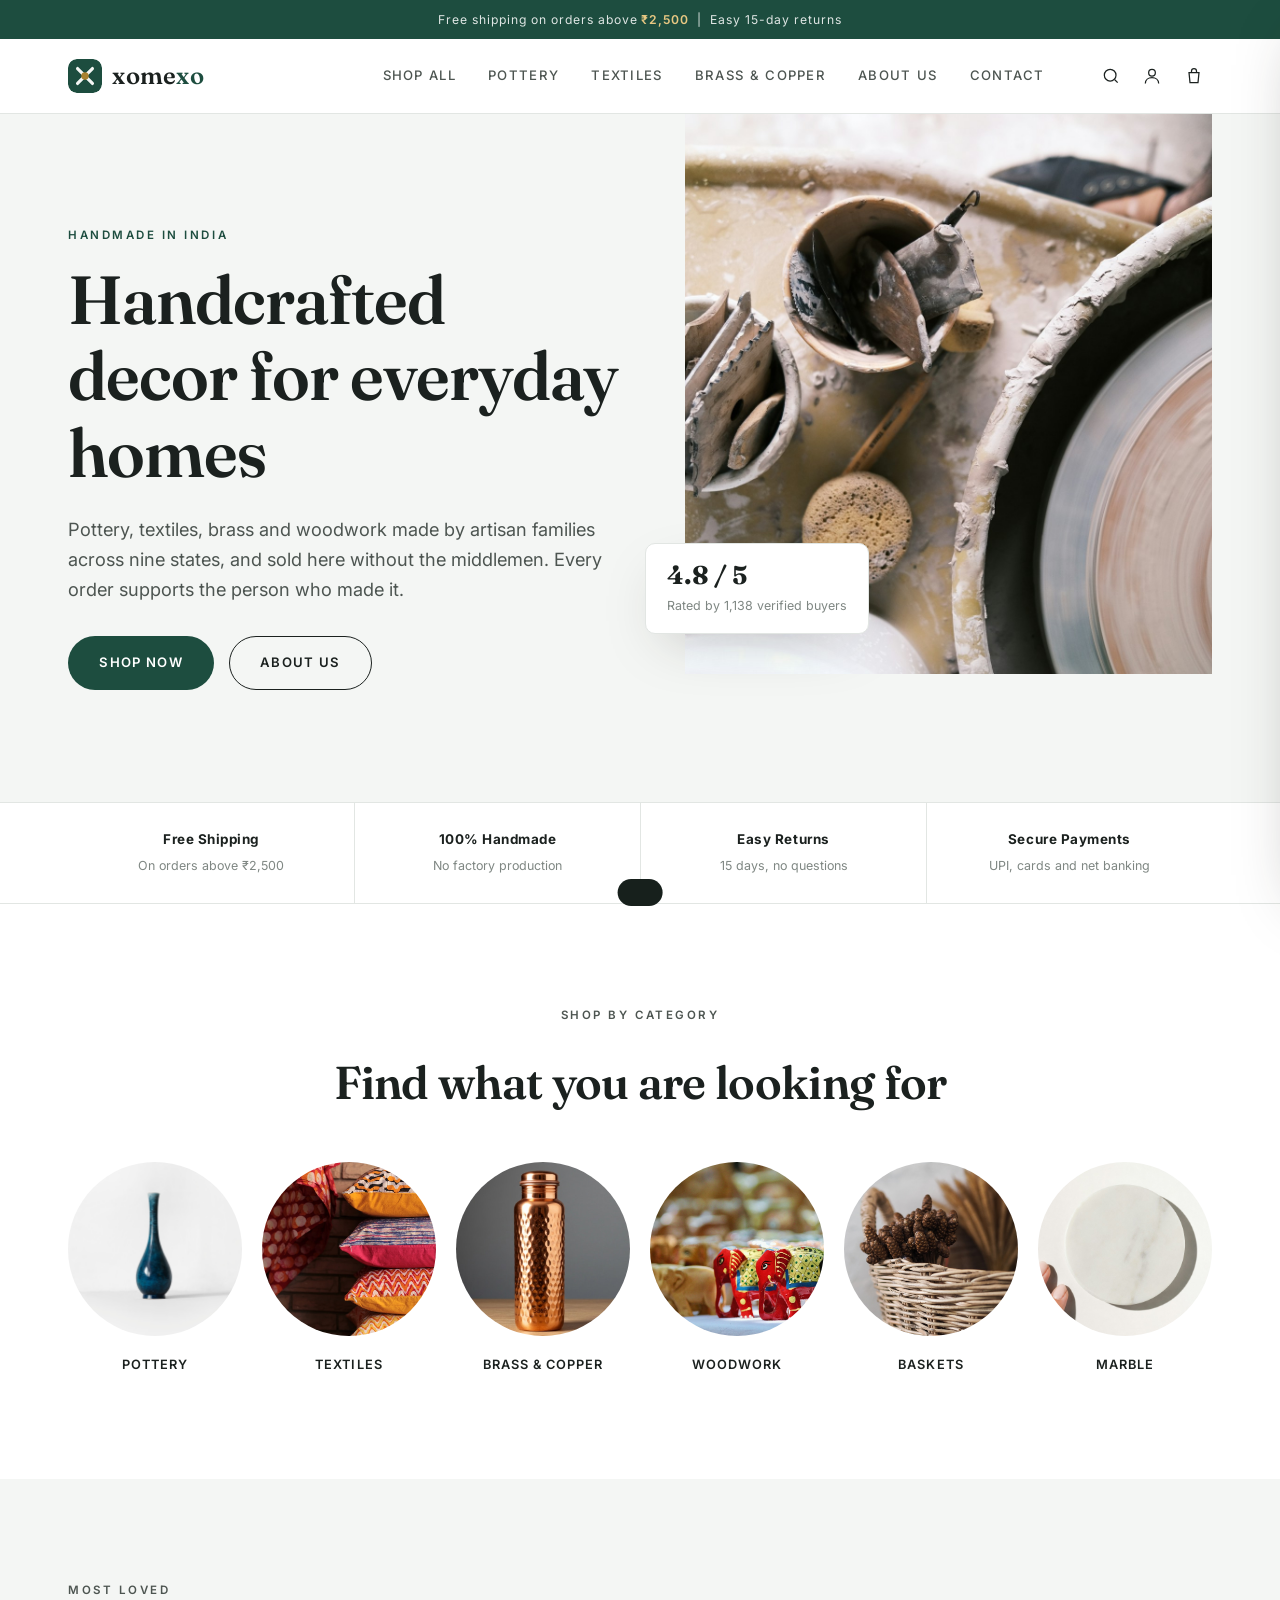
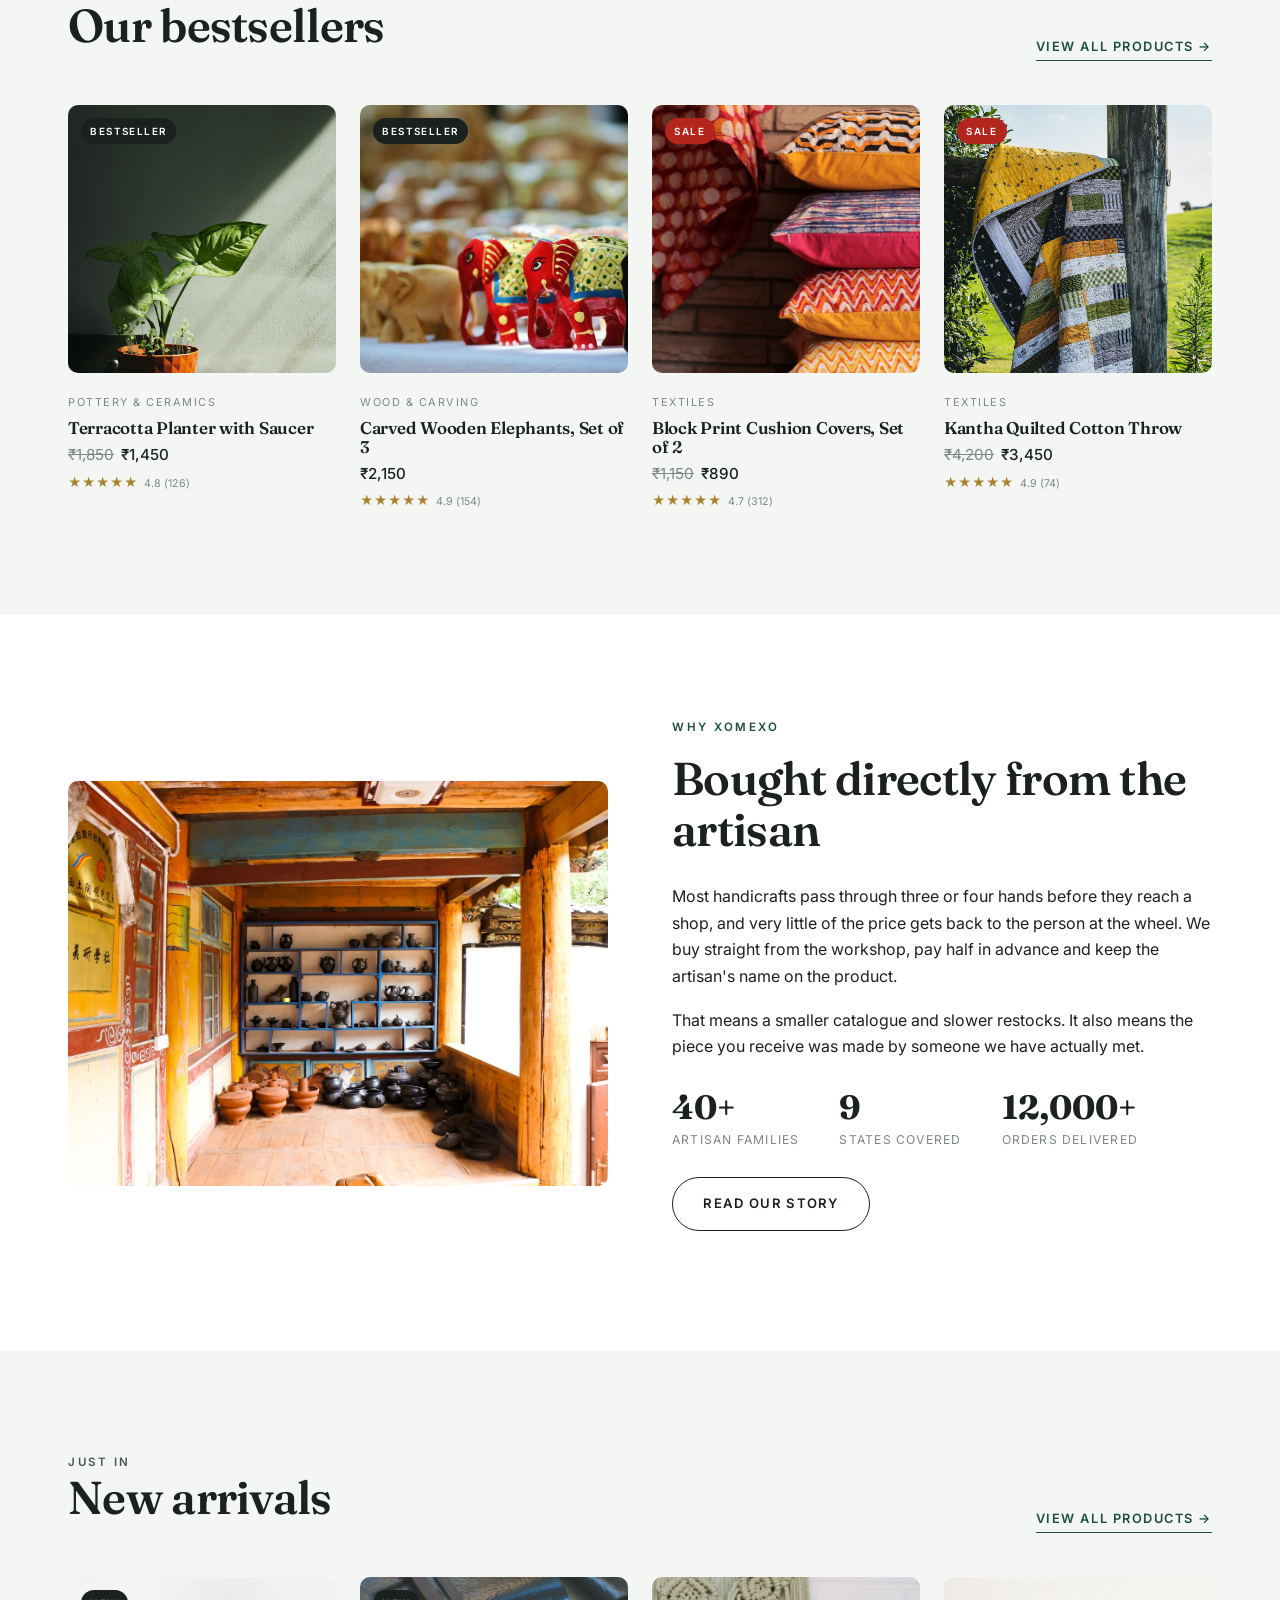
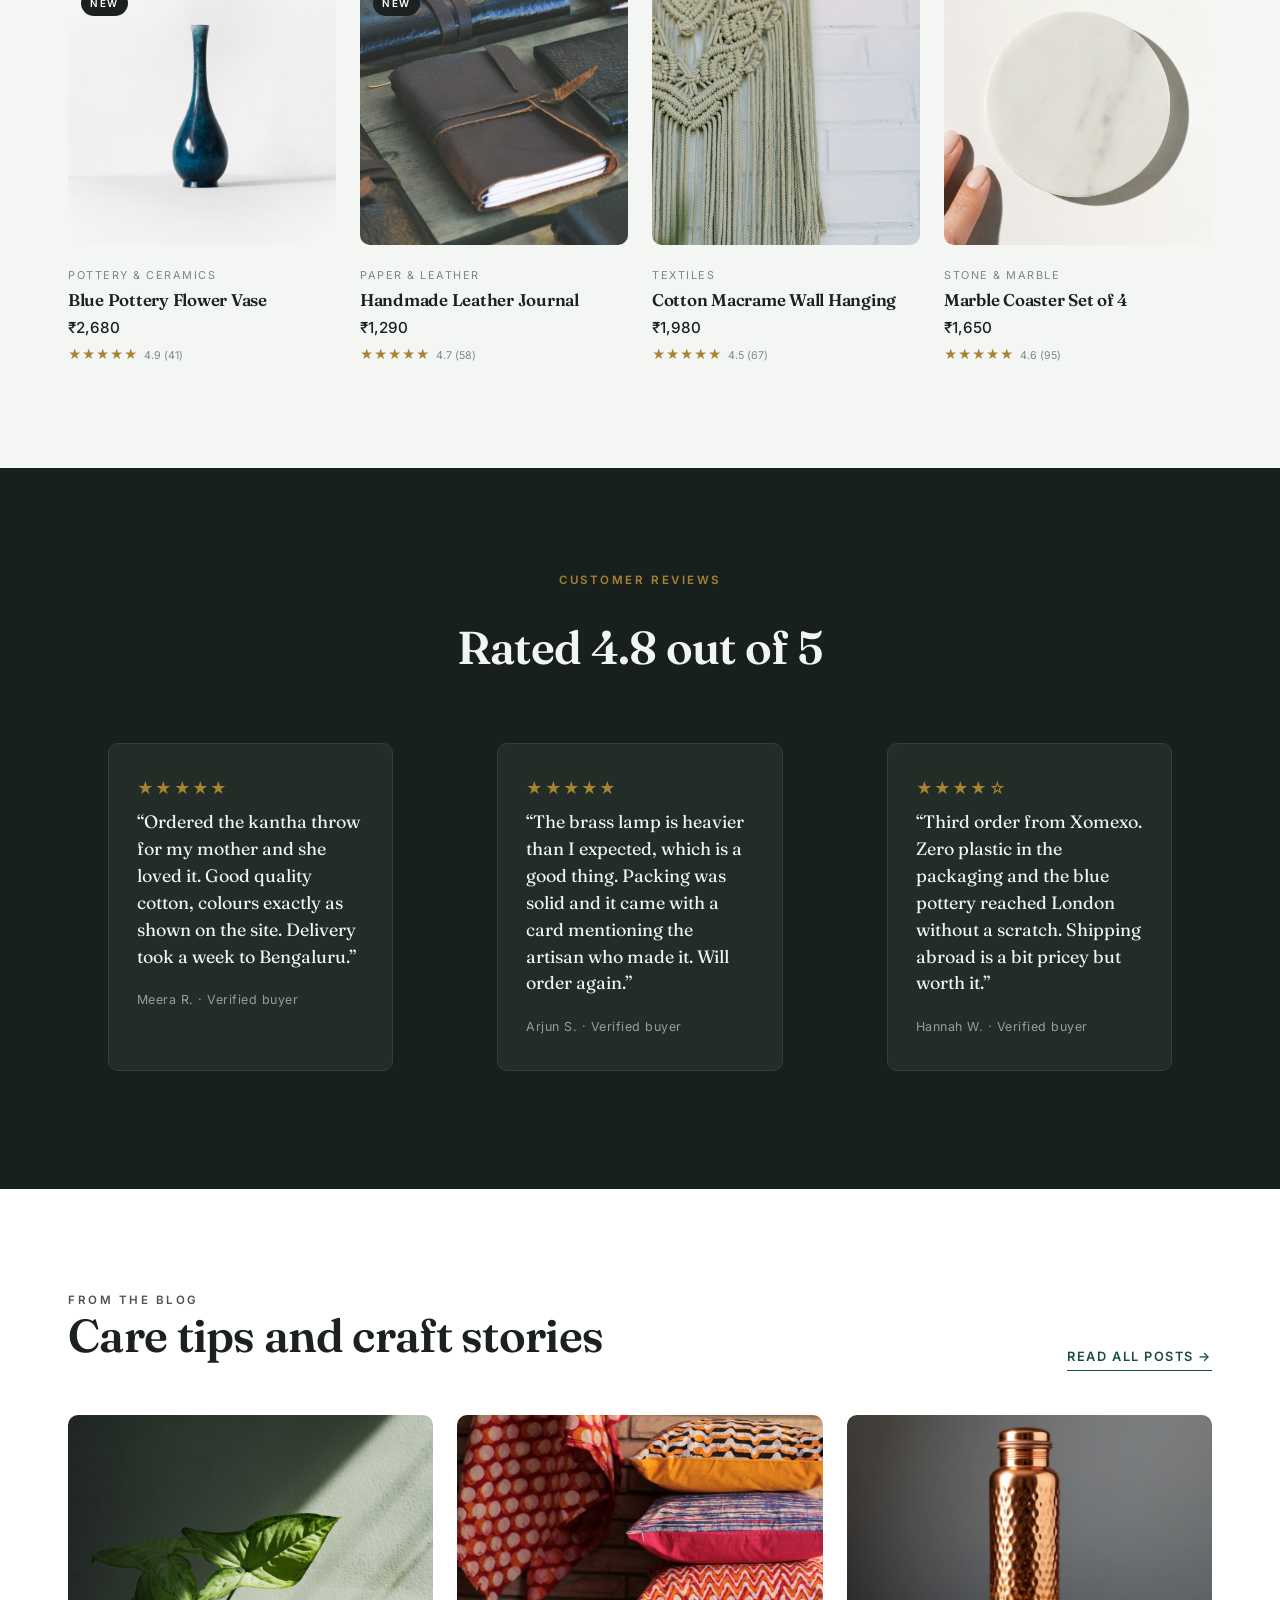
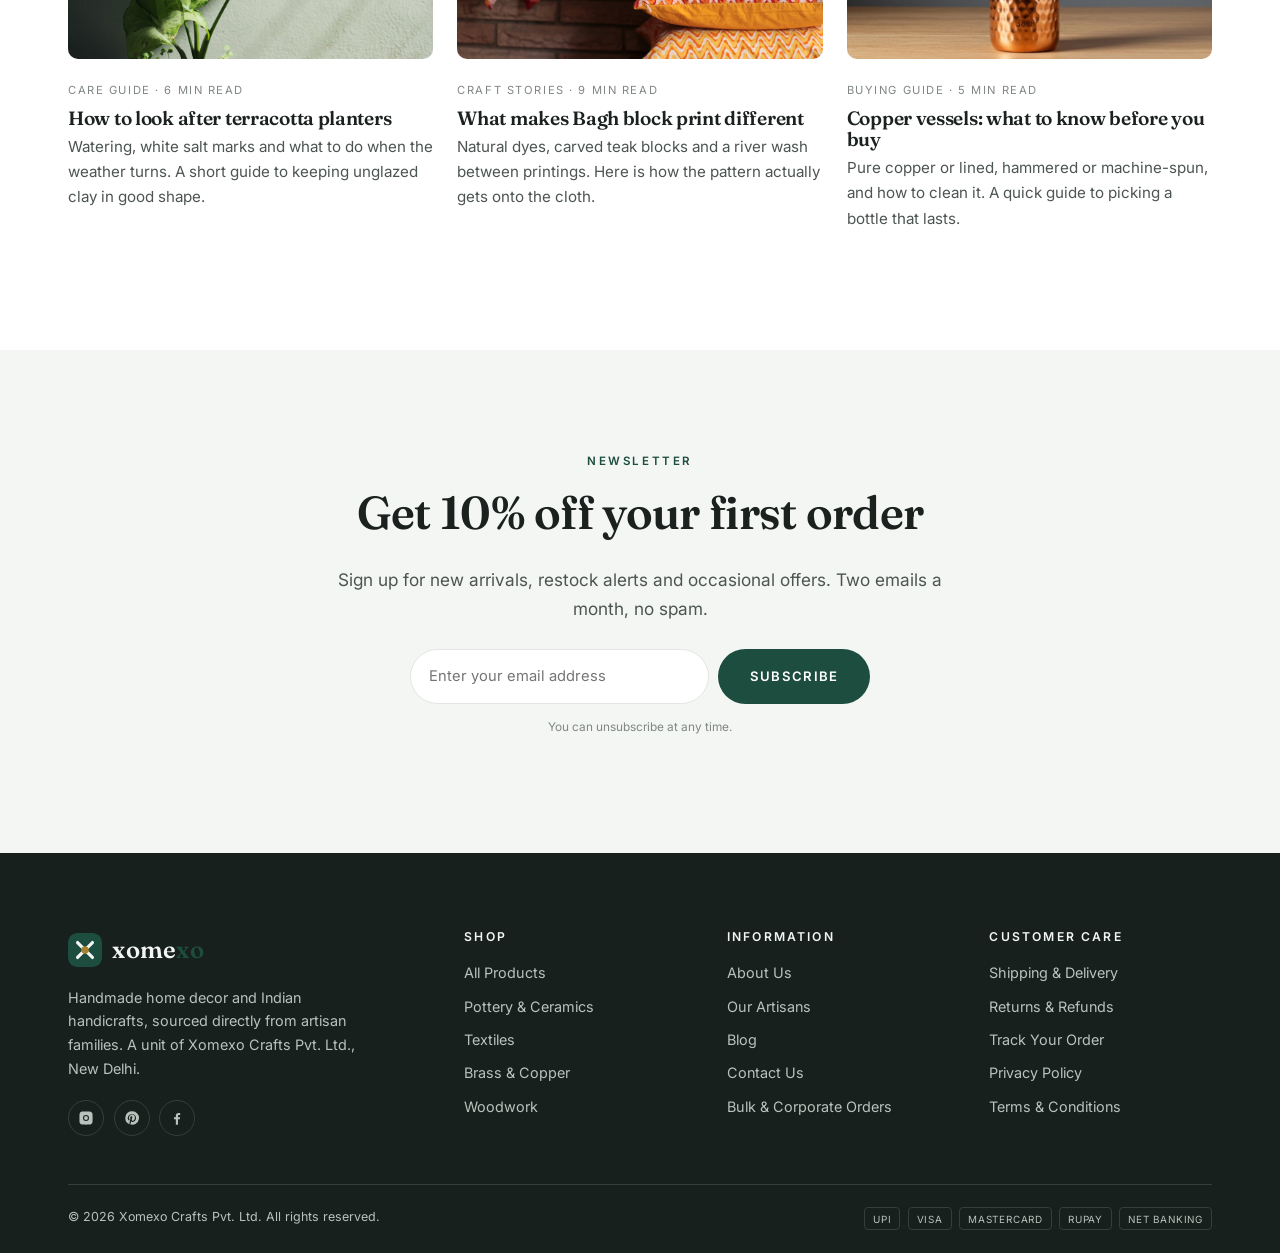
<file: index.html>
<!DOCTYPE html>
<html lang="en">
<head>
<meta charset="utf-8">
<meta name="viewport" content="width=device-width, initial-scale=1">
<title>Xomexo | Handmade Home Decor &amp; Indian Handicrafts Online</title>
<meta name="description" content="Shop handmade home decor online at Xomexo. Terracotta planters, blue pottery, brass lamps, block print cushions, kantha throws and more, made by artisans across India. Free shipping above Rs 2,500.">
<link rel="canonical" href="https://xomexo.com/">
<meta property="og:title" content="Xomexo | Handmade Home Decor &amp; Indian Handicrafts Online">
<meta property="og:description" content="Handmade home decor sourced directly from artisan clusters across India.">
<meta property="og:type" content="website">
<meta property="og:url" content="https://xomexo.com/">
<meta property="og:image" content="https://xomexo.com/assets/img/photos/hero.jpg">
<link rel="icon" href="assets/img/favicon.svg" type="image/svg+xml">
<link rel="preconnect" href="https://fonts.googleapis.com">
<link rel="preconnect" href="https://fonts.gstatic.com" crossorigin>
<link href="https://fonts.googleapis.com/css2?family=Fraunces:ital,opsz,wght@0,9..144,400;0,9..144,600;1,9..144,400&family=Inter:wght@400;500;600&display=swap" rel="stylesheet">
<link rel="stylesheet" href="assets/css/style.css">
<script type="application/ld+json">
{
  "@context": "https://schema.org",
  "@type": "Store",
  "name": "Xomexo",
  "url": "https://xomexo.com/",
  "image": "https://xomexo.com/assets/img/photos/hero.jpg",
  "description": "Handmade home decor and Indian handicrafts, sourced directly from artisan clusters.",
  "address": { "@type": "PostalAddress", "streetAddress": "14 Nehru Place, 2nd Floor", "addressLocality": "New Delhi", "postalCode": "110019", "addressCountry": "IN" },
  "telephone": "+91-11-4050-2288",
  "email": "hello@xomexo.com",
  "priceRange": "₹₹"
}
</script>
</head>
<body>

<div class="announce">Free shipping on orders above <b>₹2,500</b> &nbsp;|&nbsp; Easy 15-day returns</div>

<header class="site-header">
  <div class="wrap header-inner">
    <a class="brand" href="index.html">
      <img src="assets/img/logo.svg" alt="">
      <span class="brand-name">xome<span>xo</span></span>
    </a>

    <nav class="nav" data-nav aria-label="Primary">
      <a href="shop.html">Shop All</a>
      <a href="shop.html?cat=pottery">Pottery</a>
      <a href="shop.html?cat=textiles">Textiles</a>
      <a href="shop.html?cat=metal">Brass &amp; Copper</a>
      <a href="about.html">About Us</a>
      <a href="contact.html">Contact</a>
    </nav>

    <div class="header-actions">
      <button class="icon-btn" type="button" aria-label="Search">
        <svg viewBox="0 0 24 24"><circle cx="11" cy="11" r="7"/><path d="M20 20l-3.5-3.5"/></svg>
      </button>
      <button class="icon-btn" type="button" aria-label="My account">
        <svg viewBox="0 0 24 24"><circle cx="12" cy="8" r="4"/><path d="M4 21c0-4.4 3.6-7 8-7s8 2.6 8 7"/></svg>
      </button>
      <button class="icon-btn" type="button" aria-label="Open cart" data-open-cart>
        <svg viewBox="0 0 24 24"><path d="M6 8h12l-1.2 12H7.2z"/><path d="M9 8V6a3 3 0 0 1 6 0v2"/></svg>
        <span class="cart-count" data-cart-count style="display:none">0</span>
      </button>
      <button class="icon-btn burger" type="button" aria-label="Menu" aria-expanded="false" data-burger>
        <svg viewBox="0 0 24 24"><path d="M4 7h16M4 12h16M4 17h16"/></svg>
      </button>
    </div>
  </div>
</header>

<main>

  <!-- hero -->
  <section class="hero">
    <div class="wrap hero-grid">
      <div class="hero-copy">
        <p class="eyebrow">Handmade in India</p>
        <h1>Handcrafted decor for everyday homes</h1>
        <p class="lede">Pottery, textiles, brass and woodwork made by artisan families across nine states, and sold here without the middlemen. Every order supports the person who made it.</p>
        <div class="hero-cta">
          <a class="btn btn--primary" href="shop.html">Shop Now</a>
          <a class="btn btn--ghost" href="about.html">About Us</a>
        </div>
      </div>
      <div class="hero-media">
        <img src="assets/img/photos/hero.jpg" alt="An artisan shaping a clay pot on a pottery wheel" fetchpriority="high">
        <div class="hero-badge">
          <strong>4.8 / 5</strong>
          <span>Rated by 1,138 verified buyers</span>
        </div>
      </div>
    </div>
  </section>

  <!-- usp strip -->
  <section class="trust">
    <div class="wrap trust-grid">
      <div class="trust-item"><strong>Free Shipping</strong><span>On orders above ₹2,500</span></div>
      <div class="trust-item"><strong>100% Handmade</strong><span>No factory production</span></div>
      <div class="trust-item"><strong>Easy Returns</strong><span>15 days, no questions</span></div>
      <div class="trust-item"><strong>Secure Payments</strong><span>UPI, cards and net banking</span></div>
    </div>
  </section>

  <!-- categories -->
  <section class="section">
    <div class="wrap">
      <div class="section-head section-head--center">
        <p class="eyebrow">Shop by Category</p>
        <h2>Find what you are looking for</h2>
      </div>
      <div class="cat-tiles">
        <a class="cat-tile reveal" href="shop.html?cat=pottery">
          <img src="assets/img/photos/vase.jpg" alt="Blue pottery vase"><span>Pottery</span>
        </a>
        <a class="cat-tile reveal" href="shop.html?cat=textiles">
          <img src="assets/img/photos/cushion.jpg" alt="Block print cushion covers"><span>Textiles</span>
        </a>
        <a class="cat-tile reveal" href="shop.html?cat=metal">
          <img src="assets/img/photos/bottle.jpg" alt="Copper water bottle"><span>Brass &amp; Copper</span>
        </a>
        <a class="cat-tile reveal" href="shop.html?cat=wood">
          <img src="assets/img/photos/elephant.jpg" alt="Carved wooden elephants"><span>Woodwork</span>
        </a>
        <a class="cat-tile reveal" href="shop.html?cat=baskets">
          <img src="assets/img/photos/basket.jpg" alt="Handwoven storage basket"><span>Baskets</span>
        </a>
        <a class="cat-tile reveal" href="shop.html?cat=stone">
          <img src="assets/img/photos/coasters.jpg" alt="Marble coasters"><span>Marble</span>
        </a>
      </div>
    </div>
  </section>

  <!-- bestsellers -->
  <section class="section section--cream">
    <div class="wrap">
      <div class="section-head">
        <div>
          <p class="eyebrow">Most Loved</p>
          <h2>Our bestsellers</h2>
        </div>
        <a class="link-underline" href="shop.html">View All Products &rarr;</a>
      </div>
      <div class="product-grid" data-featured="tp-01,we-05,bc-06,kt-11"></div>
    </div>
  </section>

  <!-- feature banner -->
  <section class="section">
    <div class="wrap split">
      <div class="split-media reveal"><img src="assets/img/photos/workshop.jpg" alt="Finished pottery on the shelves of a partner workshop"></div>
      <div class="reveal">
        <p class="eyebrow">Why Xomexo</p>
        <h2>Bought directly from the artisan</h2>
        <p>Most handicrafts pass through three or four hands before they reach a shop, and very little of the price gets back to the person at the wheel. We buy straight from the workshop, pay half in advance and keep the artisan's name on the product.</p>
        <p>That means a smaller catalogue and slower restocks. It also means the piece you receive was made by someone we have actually met.</p>
        <div class="stat-row">
          <div class="stat"><strong>40+</strong><span>Artisan families</span></div>
          <div class="stat"><strong>9</strong><span>States covered</span></div>
          <div class="stat"><strong>12,000+</strong><span>Orders delivered</span></div>
        </div>
        <p style="margin-top:1.6rem"><a class="btn btn--ghost" href="about.html">Read Our Story</a></p>
      </div>
    </div>
  </section>

  <!-- new arrivals -->
  <section class="section section--cream">
    <div class="wrap">
      <div class="section-head">
        <div>
          <p class="eyebrow">Just In</p>
          <h2>New arrivals</h2>
        </div>
        <a class="link-underline" href="shop.html">View All Products &rarr;</a>
      </div>
      <div class="product-grid" data-featured="bp-02,lj-10,mh-07,mc-09"></div>
    </div>
  </section>

  <!-- reviews -->
  <section class="section section--ink">
    <div class="wrap">
      <div class="section-head section-head--center">
        <p class="eyebrow">Customer Reviews</p>
        <h2>Rated 4.8 out of 5</h2>
      </div>
      <div class="quote-grid">
        <blockquote class="quote reveal">
          <p class="stars">★★★★★</p>
          <p>“Ordered the kantha throw for my mother and she loved it. Good quality cotton, colours exactly as shown on the site. Delivery took a week to Bengaluru.”</p>
          <footer>Meera R. &middot; Verified buyer</footer>
        </blockquote>
        <blockquote class="quote reveal">
          <p class="stars">★★★★★</p>
          <p>“The brass lamp is heavier than I expected, which is a good thing. Packing was solid and it came with a card mentioning the artisan who made it. Will order again.”</p>
          <footer>Arjun S. &middot; Verified buyer</footer>
        </blockquote>
        <blockquote class="quote reveal">
          <p class="stars">★★★★☆</p>
          <p>“Third order from Xomexo. Zero plastic in the packaging and the blue pottery reached London without a scratch. Shipping abroad is a bit pricey but worth it.”</p>
          <footer>Hannah W. &middot; Verified buyer</footer>
        </blockquote>
      </div>
    </div>
  </section>

  <!-- blog -->
  <section class="section">
    <div class="wrap">
      <div class="section-head">
        <div>
          <p class="eyebrow">From the Blog</p>
          <h2>Care tips and craft stories</h2>
        </div>
        <a class="link-underline" href="#">Read All Posts &rarr;</a>
      </div>
      <div class="product-grid product-grid--3">
        <a class="post reveal" href="#">
          <img src="assets/img/photos/planter.jpg" alt="">
          <span class="post-meta">Care Guide &middot; 6 min read</span>
          <h3>How to look after terracotta planters</h3>
          <p class="lede" style="font-size:.95rem">Watering, white salt marks and what to do when the weather turns. A short guide to keeping unglazed clay in good shape.</p>
        </a>
        <a class="post reveal" href="#">
          <img src="assets/img/photos/cushion.jpg" alt="">
          <span class="post-meta">Craft Stories &middot; 9 min read</span>
          <h3>What makes Bagh block print different</h3>
          <p class="lede" style="font-size:.95rem">Natural dyes, carved teak blocks and a river wash between printings. Here is how the pattern actually gets onto the cloth.</p>
        </a>
        <a class="post reveal" href="#">
          <img src="assets/img/photos/bottle.jpg" alt="">
          <span class="post-meta">Buying Guide &middot; 5 min read</span>
          <h3>Copper vessels: what to know before you buy</h3>
          <p class="lede" style="font-size:.95rem">Pure copper or lined, hammered or machine-spun, and how to clean it. A quick guide to picking a bottle that lasts.</p>
        </a>
      </div>
    </div>
  </section>

  <!-- newsletter -->
  <section class="section section--cream">
    <div class="wrap news">
      <p class="eyebrow">Newsletter</p>
      <h2>Get 10% off your first order</h2>
      <p class="lede" style="margin-inline:auto">Sign up for new arrivals, restock alerts and occasional offers. Two emails a month, no spam.</p>
      <form data-fake-submit="Thanks for subscribing. Your discount code is on its way.">
        <label class="visually-hidden" for="nl">Email address</label>
        <input class="field" id="nl" type="email" name="email" placeholder="Enter your email address" required>
        <button class="btn btn--primary" type="submit">Subscribe</button>
      </form>
      <p class="form-note">You can unsubscribe at any time.</p>
    </div>
  </section>

</main>

<footer class="site-footer">
  <div class="wrap">
    <div class="footer-grid">
      <div class="footer-about">
        <a class="brand" href="index.html" style="margin-bottom:1rem">
          <img src="assets/img/logo.svg" alt="">
          <span class="brand-name">xome<span>xo</span></span>
        </a>
        <p>Handmade home decor and Indian handicrafts, sourced directly from artisan families. A unit of Xomexo Crafts Pvt. Ltd., New Delhi.</p>
        <div class="socials">
          <a href="#" aria-label="Instagram"><svg viewBox="0 0 24 24"><path d="M12 2.2c3.2 0 3.6 0 4.9.1 1.2.1 1.8.3 2.2.4.6.2 1 .5 1.4.9.4.4.7.8.9 1.4.2.4.4 1 .4 2.2.1 1.3.1 1.7.1 4.9s0 3.6-.1 4.9c0 1.2-.2 1.8-.4 2.2-.2.6-.5 1-.9 1.4-.4.4-.8.7-1.4.9-.4.2-1 .4-2.2.4-1.3.1-1.7.1-4.9.1s-3.6 0-4.9-.1c-1.2 0-1.8-.2-2.2-.4-.6-.2-1-.5-1.4-.9-.4-.4-.7-.8-.9-1.4-.2-.4-.4-1-.4-2.2C2.2 15.6 2.2 15.2 2.2 12s0-3.6.1-4.9c0-1.2.2-1.8.4-2.2.2-.6.5-1 .9-1.4.4-.4.8-.7 1.4-.9.4-.2 1-.4 2.2-.4 1.3-.1 1.7-.1 4.8-.1zm0 5.3a4.5 4.5 0 1 0 0 9 4.5 4.5 0 0 0 0-9zm0 7.4a2.9 2.9 0 1 1 0-5.8 2.9 2.9 0 0 1 0 5.8zm5.7-7.6a1.05 1.05 0 1 1-2.1 0 1.05 1.05 0 0 1 2.1 0z"/></svg></a>
          <a href="#" aria-label="Pinterest"><svg viewBox="0 0 24 24"><path d="M12 2a10 10 0 0 0-3.6 19.3c-.1-.8-.2-2 0-2.9l1.2-5s-.3-.6-.3-1.5c0-1.4.8-2.5 1.9-2.5.9 0 1.3.7 1.3 1.5 0 .9-.6 2.2-.9 3.5-.2 1 .5 1.9 1.6 1.9 1.9 0 3.2-2.4 3.2-5.3 0-2.2-1.5-3.8-4.1-3.8-3 0-4.9 2.2-4.9 4.7 0 .9.3 1.5.7 2 .2.2.2.3.1.6l-.2.9c-.1.3-.3.4-.6.2-1.2-.5-1.8-1.9-1.8-3.5 0-2.6 2.2-5.7 6.6-5.7 3.5 0 5.8 2.5 5.8 5.3 0 3.6-2 6.2-4.9 6.2-1 0-2-.5-2.3-1.2l-.6 2.4c-.2.8-.7 1.7-1.1 2.3A10 10 0 1 0 12 2z"/></svg></a>
          <a href="#" aria-label="Facebook"><svg viewBox="0 0 24 24"><path d="M13.5 22v-8h2.7l.4-3.1h-3.1V8.9c0-.9.25-1.5 1.55-1.5h1.65V4.6c-.29-.04-1.27-.12-2.41-.12-2.39 0-4.03 1.46-4.03 4.14v2.28H7.5V14h2.76v8z"/></svg></a>
        </div>
      </div>
      <div>
        <h4>Shop</h4>
        <ul>
          <li><a href="shop.html">All Products</a></li>
          <li><a href="shop.html?cat=pottery">Pottery &amp; Ceramics</a></li>
          <li><a href="shop.html?cat=textiles">Textiles</a></li>
          <li><a href="shop.html?cat=metal">Brass &amp; Copper</a></li>
          <li><a href="shop.html?cat=wood">Woodwork</a></li>
        </ul>
      </div>
      <div>
        <h4>Information</h4>
        <ul>
          <li><a href="about.html">About Us</a></li>
          <li><a href="about.html#artisans">Our Artisans</a></li>
          <li><a href="#">Blog</a></li>
          <li><a href="contact.html">Contact Us</a></li>
          <li><a href="contact.html">Bulk &amp; Corporate Orders</a></li>
        </ul>
      </div>
      <div>
        <h4>Customer Care</h4>
        <ul>
          <li><a href="contact.html#faq">Shipping &amp; Delivery</a></li>
          <li><a href="contact.html#faq">Returns &amp; Refunds</a></li>
          <li><a href="#">Track Your Order</a></li>
          <li><a href="#">Privacy Policy</a></li>
          <li><a href="#">Terms &amp; Conditions</a></li>
        </ul>
      </div>
    </div>
    <div class="footer-bottom">
      <span>&copy; <span data-year>2026</span> Xomexo Crafts Pvt. Ltd. All rights reserved.</span>
      <div class="pay"><span>UPI</span><span>Visa</span><span>Mastercard</span><span>RuPay</span><span>Net Banking</span></div>
    </div>
  </div>
</footer>

<div class="drawer-backdrop" data-drawer-backdrop></div>
<aside class="drawer" data-drawer aria-hidden="true" aria-label="Shopping cart">
  <div class="drawer-head">
    <h3>Your Cart</h3>
    <button class="icon-btn" type="button" aria-label="Close cart" data-close-cart>
      <svg viewBox="0 0 24 24"><path d="M6 6l12 12M18 6L6 18"/></svg>
    </button>
  </div>
  <div class="drawer-body" data-cart-body></div>
  <div class="drawer-foot">
    <div class="drawer-total"><span>Subtotal</span><strong data-cart-total>₹0</strong></div>
    <p class="form-note" style="margin-top:0">Shipping and taxes calculated at checkout.</p>
    <button class="btn btn--primary btn--block" type="button" data-checkout disabled>Proceed to Checkout</button>
  </div>
</aside>

<div class="toast" data-toast role="status"></div>

<script src="assets/js/products.js"></script>
<script src="assets/js/main.js"></script>
</body>
</html>
</file>
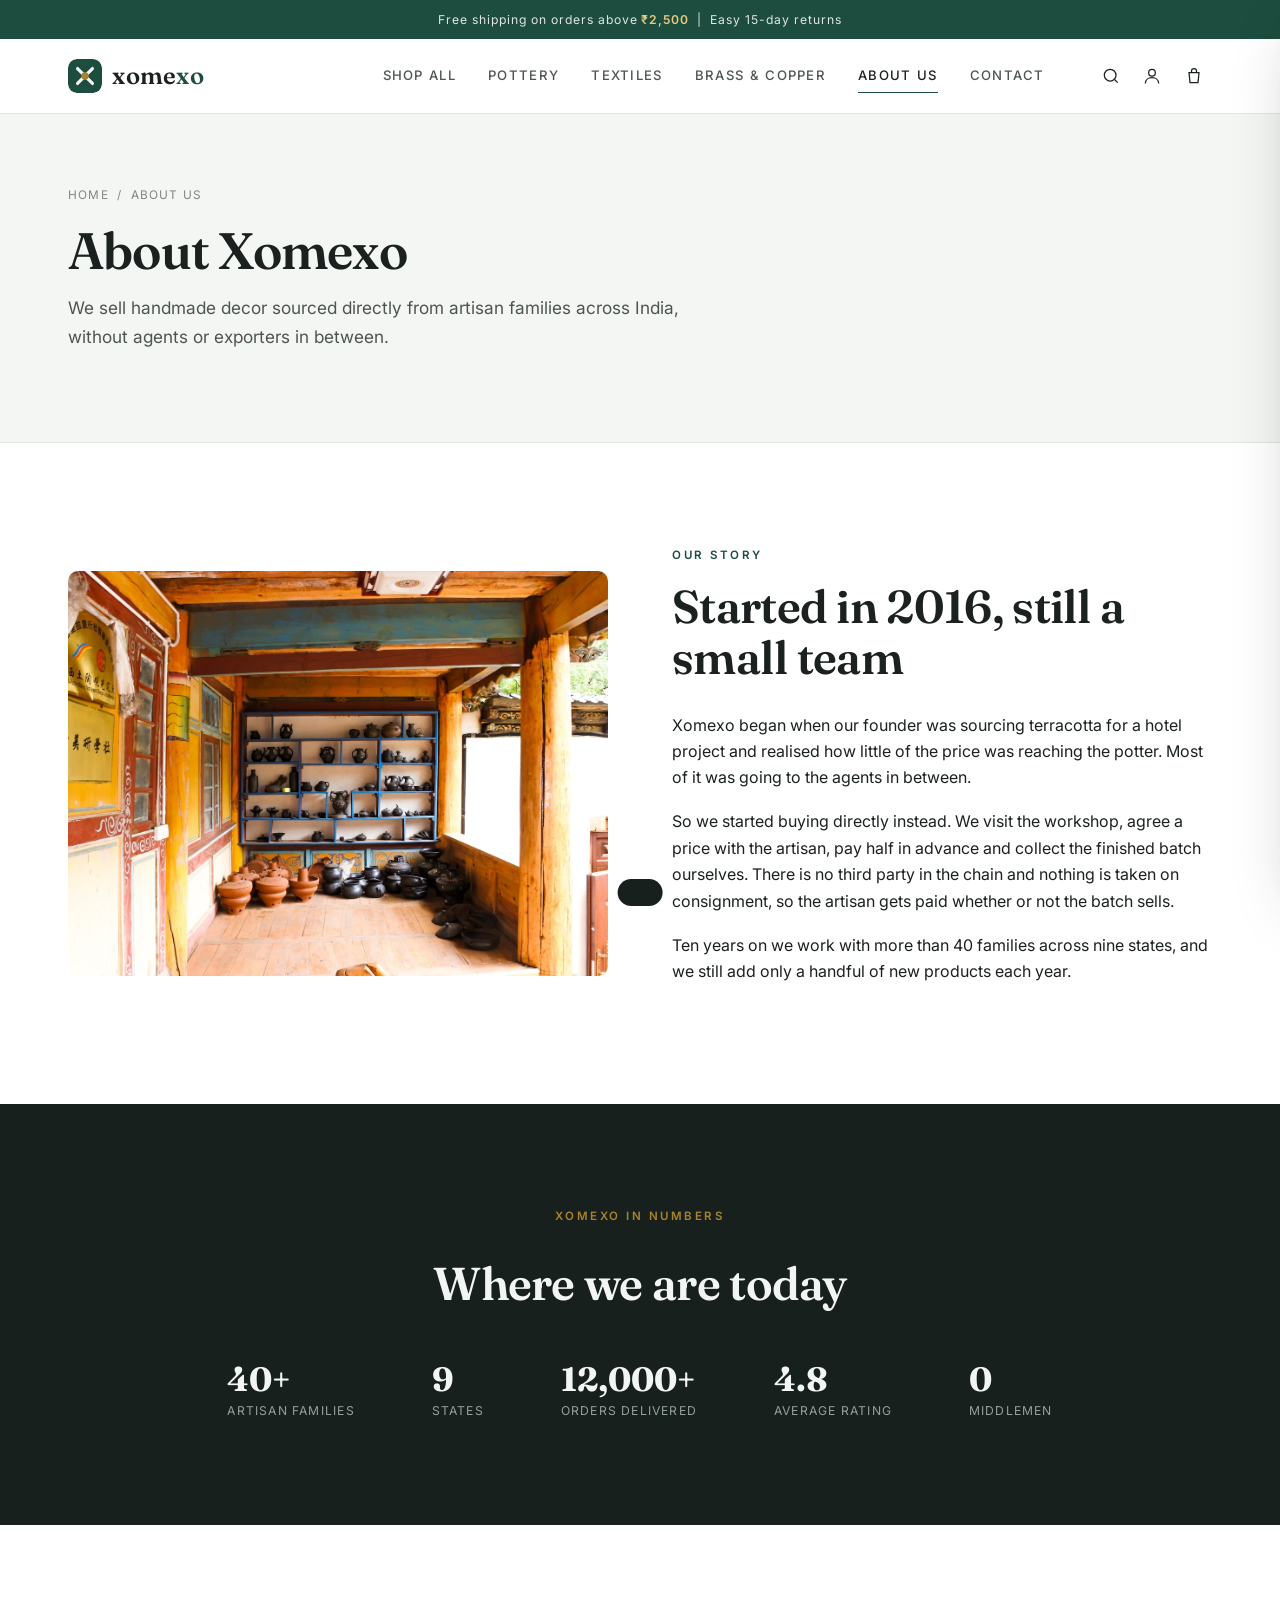
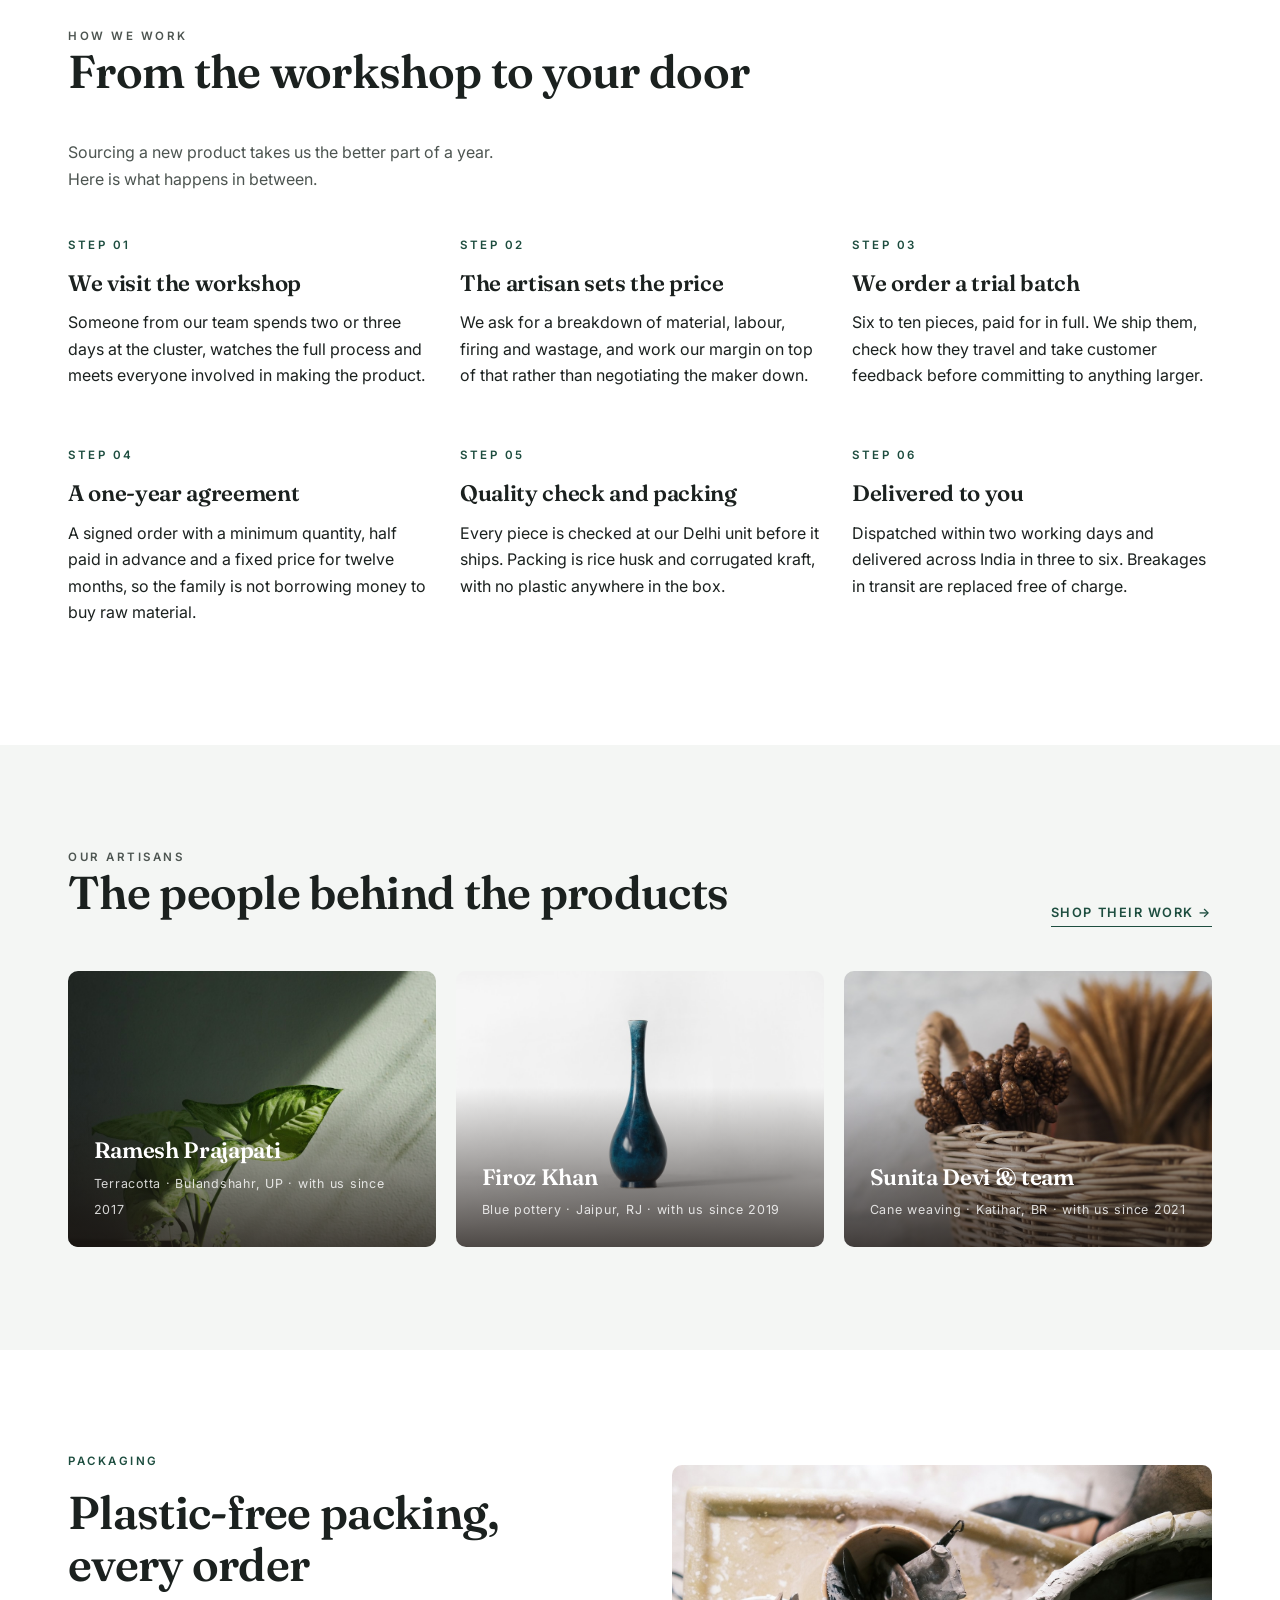
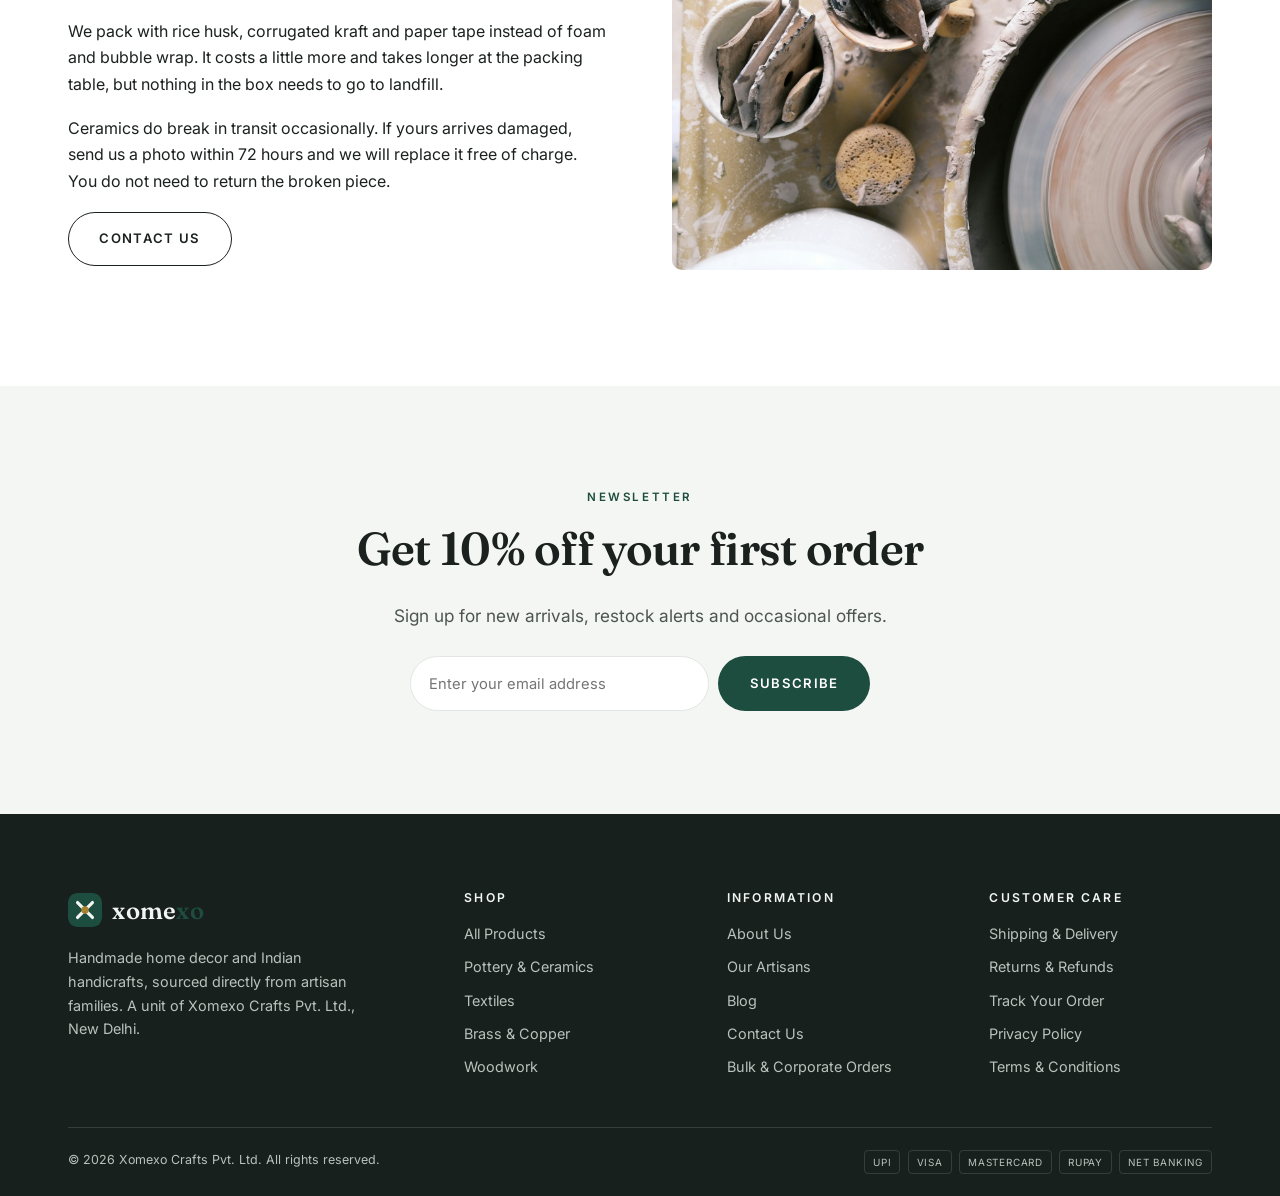
<file: about.html>
<!DOCTYPE html>
<html lang="en">
<head>
<meta charset="utf-8">
<meta name="viewport" content="width=device-width, initial-scale=1">
<title>About Us | Xomexo Handmade Home Decor</title>
<meta name="description" content="Xomexo works with over 40 artisan families across nine Indian states, buying handicrafts directly from the workshop. Learn how we source, price and pack.">
<link rel="canonical" href="https://xomexo.com/about.html">
<link rel="icon" href="assets/img/favicon.svg" type="image/svg+xml">
<link rel="preconnect" href="https://fonts.googleapis.com">
<link rel="preconnect" href="https://fonts.gstatic.com" crossorigin>
<link href="https://fonts.googleapis.com/css2?family=Fraunces:ital,opsz,wght@0,9..144,400;0,9..144,600;1,9..144,400&family=Inter:wght@400;500;600&display=swap" rel="stylesheet">
<link rel="stylesheet" href="assets/css/style.css">
</head>
<body>

<div class="announce">Free shipping on orders above <b>₹2,500</b> &nbsp;|&nbsp; Easy 15-day returns</div>

<header class="site-header">
  <div class="wrap header-inner">
    <a class="brand" href="index.html">
      <img src="assets/img/logo.svg" alt="">
      <span class="brand-name">xome<span>xo</span></span>
    </a>
    <nav class="nav" data-nav aria-label="Primary">
      <a href="shop.html">Shop All</a>
      <a href="shop.html?cat=pottery">Pottery</a>
      <a href="shop.html?cat=textiles">Textiles</a>
      <a href="shop.html?cat=metal">Brass &amp; Copper</a>
      <a href="about.html" aria-current="page">About Us</a>
      <a href="contact.html">Contact</a>
    </nav>
    <div class="header-actions">
      <button class="icon-btn" type="button" aria-label="Search">
        <svg viewBox="0 0 24 24"><circle cx="11" cy="11" r="7"/><path d="M20 20l-3.5-3.5"/></svg>
      </button>
      <button class="icon-btn" type="button" aria-label="My account">
        <svg viewBox="0 0 24 24"><circle cx="12" cy="8" r="4"/><path d="M4 21c0-4.4 3.6-7 8-7s8 2.6 8 7"/></svg>
      </button>
      <button class="icon-btn" type="button" aria-label="Open cart" data-open-cart>
        <svg viewBox="0 0 24 24"><path d="M6 8h12l-1.2 12H7.2z"/><path d="M9 8V6a3 3 0 0 1 6 0v2"/></svg>
        <span class="cart-count" data-cart-count style="display:none">0</span>
      </button>
      <button class="icon-btn burger" type="button" aria-label="Menu" aria-expanded="false" data-burger>
        <svg viewBox="0 0 24 24"><path d="M4 7h16M4 12h16M4 17h16"/></svg>
      </button>
    </div>
  </div>
</header>

<main>
  <section class="page-head">
    <div class="wrap">
      <p class="crumbs"><a href="index.html">Home</a> &nbsp;/&nbsp; About Us</p>
      <h1>About Xomexo</h1>
      <p class="lede">We sell handmade decor sourced directly from artisan families across India, without agents or exporters in between.</p>
    </div>
  </section>

  <section class="section">
    <div class="wrap split">
      <div class="split-media reveal"><img src="assets/img/photos/workshop.jpg" alt="Pottery drying on the shelves of a partner workshop"></div>
      <div class="reveal">
        <p class="eyebrow">Our Story</p>
        <h2>Started in 2016, still a small team</h2>
        <p>Xomexo began when our founder was sourcing terracotta for a hotel project and realised how little of the price was reaching the potter. Most of it was going to the agents in between.</p>
        <p>So we started buying directly instead. We visit the workshop, agree a price with the artisan, pay half in advance and collect the finished batch ourselves. There is no third party in the chain and nothing is taken on consignment, so the artisan gets paid whether or not the batch sells.</p>
        <p>Ten years on we work with more than 40 families across nine states, and we still add only a handful of new products each year.</p>
      </div>
    </div>
  </section>

  <section class="section section--ink">
    <div class="wrap">
      <div class="section-head section-head--center">
        <p class="eyebrow">Xomexo in Numbers</p>
        <h2>Where we are today</h2>
      </div>
      <div class="stat-row" style="justify-content:center;gap:clamp(2rem,6vw,5rem)">
        <div class="stat reveal"><strong>40+</strong><span>Artisan families</span></div>
        <div class="stat reveal"><strong>9</strong><span>States</span></div>
        <div class="stat reveal"><strong>12,000+</strong><span>Orders delivered</span></div>
        <div class="stat reveal"><strong>4.8</strong><span>Average rating</span></div>
        <div class="stat reveal"><strong>0</strong><span>Middlemen</span></div>
      </div>
    </div>
  </section>

  <section class="section">
    <div class="wrap">
      <div class="section-head">
        <div>
          <p class="eyebrow">How We Work</p>
          <h2>From the workshop to your door</h2>
        </div>
        <p>Sourcing a new product takes us the better part of a year. Here is what happens in between.</p>
      </div>
      <div class="product-grid product-grid--3" style="gap:2.5rem 2rem">
        <div class="reveal">
          <p class="eyebrow">Step 01</p>
          <h3>We visit the workshop</h3>
          <p>Someone from our team spends two or three days at the cluster, watches the full process and meets everyone involved in making the product.</p>
        </div>
        <div class="reveal">
          <p class="eyebrow">Step 02</p>
          <h3>The artisan sets the price</h3>
          <p>We ask for a breakdown of material, labour, firing and wastage, and work our margin on top of that rather than negotiating the maker down.</p>
        </div>
        <div class="reveal">
          <p class="eyebrow">Step 03</p>
          <h3>We order a trial batch</h3>
          <p>Six to ten pieces, paid for in full. We ship them, check how they travel and take customer feedback before committing to anything larger.</p>
        </div>
        <div class="reveal">
          <p class="eyebrow">Step 04</p>
          <h3>A one-year agreement</h3>
          <p>A signed order with a minimum quantity, half paid in advance and a fixed price for twelve months, so the family is not borrowing money to buy raw material.</p>
        </div>
        <div class="reveal">
          <p class="eyebrow">Step 05</p>
          <h3>Quality check and packing</h3>
          <p>Every piece is checked at our Delhi unit before it ships. Packing is rice husk and corrugated kraft, with no plastic anywhere in the box.</p>
        </div>
        <div class="reveal">
          <p class="eyebrow">Step 06</p>
          <h3>Delivered to you</h3>
          <p>Dispatched within two working days and delivered across India in three to six. Breakages in transit are replaced free of charge.</p>
        </div>
      </div>
    </div>
  </section>

  <section class="section section--cream" id="artisans">
    <div class="wrap">
      <div class="section-head">
        <div>
          <p class="eyebrow">Our Artisans</p>
          <h2>The people behind the products</h2>
        </div>
        <a class="link-underline" href="shop.html">Shop Their Work &rarr;</a>
      </div>
      <div class="cat-grid">
        <div class="cat-card reveal">
          <img src="assets/img/photos/planter.jpg" alt="">
          <div class="cat-card-body"><h3>Ramesh Prajapati</h3><span>Terracotta &middot; Bulandshahr, UP &middot; with us since 2017</span></div>
        </div>
        <div class="cat-card reveal">
          <img src="assets/img/photos/vase.jpg" alt="">
          <div class="cat-card-body"><h3>Firoz Khan</h3><span>Blue pottery &middot; Jaipur, RJ &middot; with us since 2019</span></div>
        </div>
        <div class="cat-card reveal">
          <img src="assets/img/photos/basket.jpg" alt="">
          <div class="cat-card-body"><h3>Sunita Devi &amp; team</h3><span>Cane weaving &middot; Katihar, BR &middot; with us since 2021</span></div>
        </div>
      </div>
    </div>
  </section>

  <section class="section">
    <div class="wrap split split--reverse">
      <div class="split-media reveal"><img src="assets/img/photos/hero.jpg" alt="An artisan shaping clay on a pottery wheel"></div>
      <div class="reveal">
        <p class="eyebrow">Packaging</p>
        <h2>Plastic-free packing, every order</h2>
        <p>We pack with rice husk, corrugated kraft and paper tape instead of foam and bubble wrap. It costs a little more and takes longer at the packing table, but nothing in the box needs to go to landfill.</p>
        <p>Ceramics do break in transit occasionally. If yours arrives damaged, send us a photo within 72 hours and we will replace it free of charge. You do not need to return the broken piece.</p>
        <p><a class="btn btn--ghost" href="contact.html">Contact Us</a></p>
      </div>
    </div>
  </section>

  <section class="section section--cream">
    <div class="wrap news">
      <p class="eyebrow">Newsletter</p>
      <h2>Get 10% off your first order</h2>
      <p class="lede" style="margin-inline:auto">Sign up for new arrivals, restock alerts and occasional offers.</p>
      <form data-fake-submit="Thanks for subscribing. Your discount code is on its way.">
        <label class="visually-hidden" for="nl3">Email address</label>
        <input class="field" id="nl3" type="email" name="email" placeholder="Enter your email address" required>
        <button class="btn btn--primary" type="submit">Subscribe</button>
      </form>
    </div>
  </section>
</main>

<footer class="site-footer">
  <div class="wrap">
    <div class="footer-grid">
      <div class="footer-about">
        <a class="brand" href="index.html" style="margin-bottom:1rem">
          <img src="assets/img/logo.svg" alt="">
          <span class="brand-name">xome<span>xo</span></span>
        </a>
        <p>Handmade home decor and Indian handicrafts, sourced directly from artisan families. A unit of Xomexo Crafts Pvt. Ltd., New Delhi.</p>
      </div>
      <div>
        <h4>Shop</h4>
        <ul>
          <li><a href="shop.html">All Products</a></li>
          <li><a href="shop.html?cat=pottery">Pottery &amp; Ceramics</a></li>
          <li><a href="shop.html?cat=textiles">Textiles</a></li>
          <li><a href="shop.html?cat=metal">Brass &amp; Copper</a></li>
          <li><a href="shop.html?cat=wood">Woodwork</a></li>
        </ul>
      </div>
      <div>
        <h4>Information</h4>
        <ul>
          <li><a href="about.html">About Us</a></li>
          <li><a href="about.html#artisans">Our Artisans</a></li>
          <li><a href="#">Blog</a></li>
          <li><a href="contact.html">Contact Us</a></li>
          <li><a href="contact.html">Bulk &amp; Corporate Orders</a></li>
        </ul>
      </div>
      <div>
        <h4>Customer Care</h4>
        <ul>
          <li><a href="contact.html#faq">Shipping &amp; Delivery</a></li>
          <li><a href="contact.html#faq">Returns &amp; Refunds</a></li>
          <li><a href="#">Track Your Order</a></li>
          <li><a href="#">Privacy Policy</a></li>
          <li><a href="#">Terms &amp; Conditions</a></li>
        </ul>
      </div>
    </div>
    <div class="footer-bottom">
      <span>&copy; <span data-year>2026</span> Xomexo Crafts Pvt. Ltd. All rights reserved.</span>
      <div class="pay"><span>UPI</span><span>Visa</span><span>Mastercard</span><span>RuPay</span><span>Net Banking</span></div>
    </div>
  </div>
</footer>

<div class="drawer-backdrop" data-drawer-backdrop></div>
<aside class="drawer" data-drawer aria-hidden="true" aria-label="Shopping cart">
  <div class="drawer-head">
    <h3>Your Cart</h3>
    <button class="icon-btn" type="button" aria-label="Close cart" data-close-cart>
      <svg viewBox="0 0 24 24"><path d="M6 6l12 12M18 6L6 18"/></svg>
    </button>
  </div>
  <div class="drawer-body" data-cart-body></div>
  <div class="drawer-foot">
    <div class="drawer-total"><span>Subtotal</span><strong data-cart-total>₹0</strong></div>
    <p class="form-note" style="margin-top:0">Shipping and taxes calculated at checkout.</p>
    <button class="btn btn--primary btn--block" type="button" data-checkout disabled>Proceed to Checkout</button>
  </div>
</aside>

<div class="toast" data-toast role="status"></div>

<script src="assets/js/products.js"></script>
<script src="assets/js/main.js"></script>
</body>
</html>
</file>
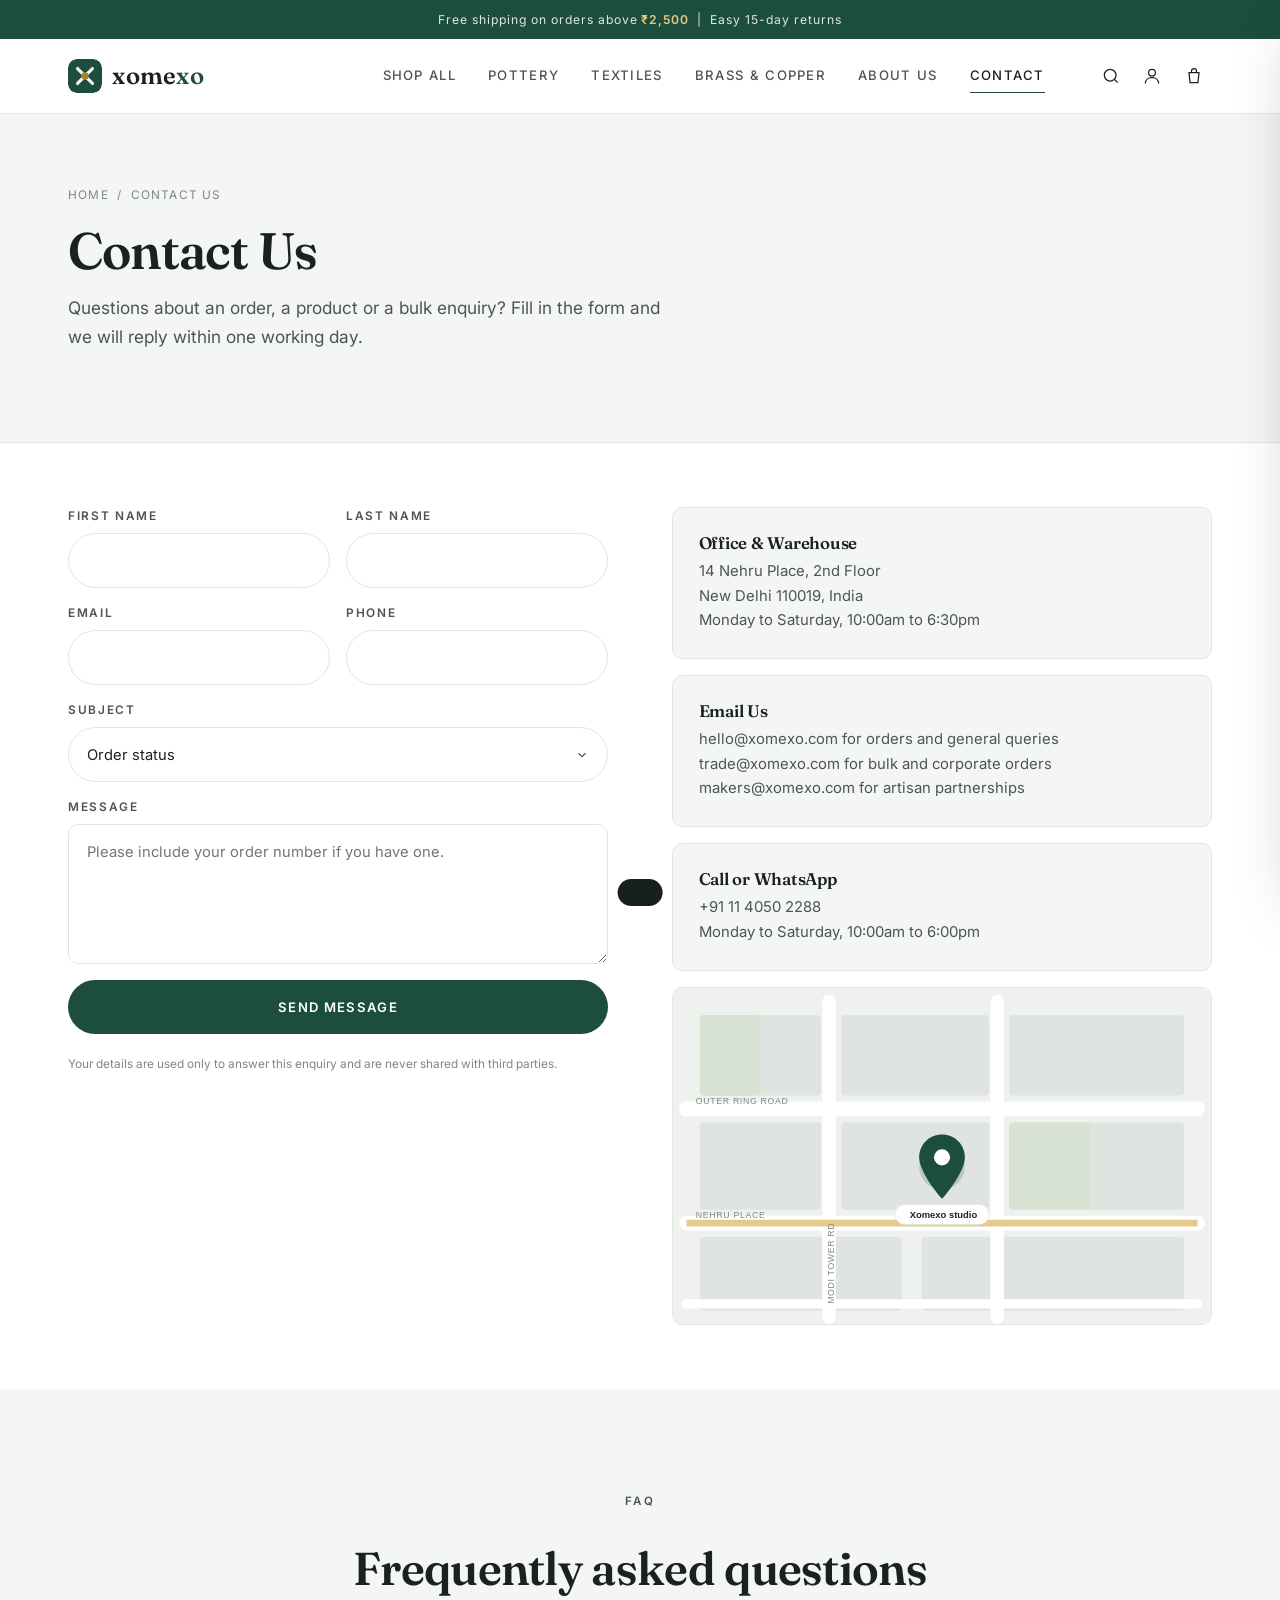
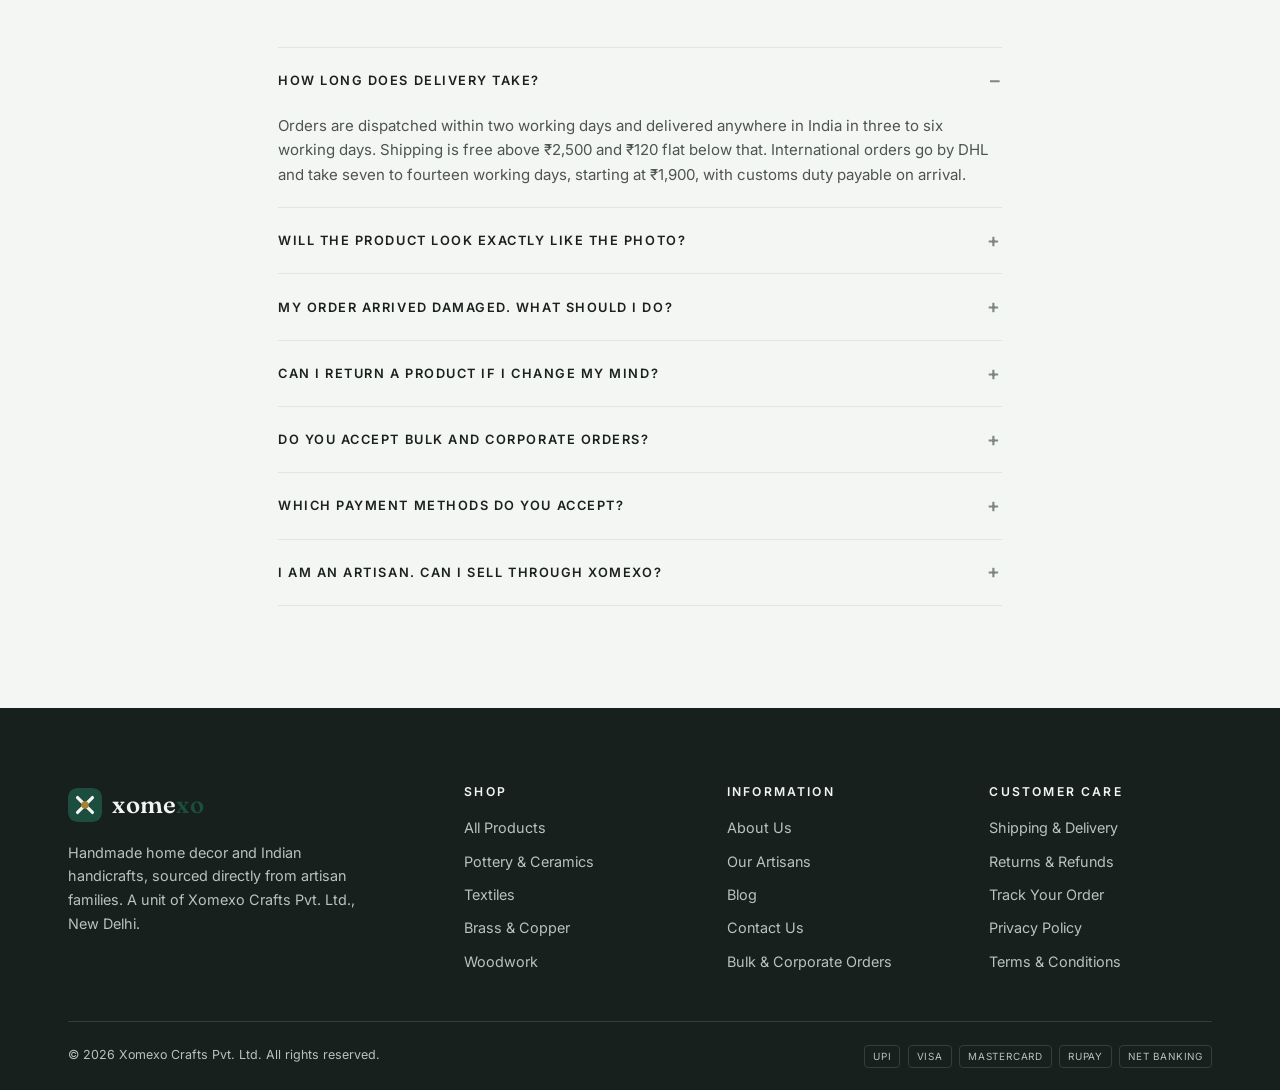
<file: contact.html>
<!DOCTYPE html>
<html lang="en">
<head>
<meta charset="utf-8">
<meta name="viewport" content="width=device-width, initial-scale=1">
<title>Contact Us | Xomexo Handmade Home Decor</title>
<meta name="description" content="Contact Xomexo for orders, returns, bulk and corporate enquiries or artisan partnerships. Call +91 11 4050 2288 or email hello@xomexo.com. Shipping and returns FAQ included.">
<link rel="canonical" href="https://xomexo.com/contact.html">
<link rel="icon" href="assets/img/favicon.svg" type="image/svg+xml">
<link rel="preconnect" href="https://fonts.googleapis.com">
<link rel="preconnect" href="https://fonts.gstatic.com" crossorigin>
<link href="https://fonts.googleapis.com/css2?family=Fraunces:ital,opsz,wght@0,9..144,400;0,9..144,600;1,9..144,400&family=Inter:wght@400;500;600&display=swap" rel="stylesheet">
<link rel="stylesheet" href="assets/css/style.css">
</head>
<body>

<div class="announce">Free shipping on orders above <b>₹2,500</b> &nbsp;|&nbsp; Easy 15-day returns</div>

<header class="site-header">
  <div class="wrap header-inner">
    <a class="brand" href="index.html">
      <img src="assets/img/logo.svg" alt="">
      <span class="brand-name">xome<span>xo</span></span>
    </a>
    <nav class="nav" data-nav aria-label="Primary">
      <a href="shop.html">Shop All</a>
      <a href="shop.html?cat=pottery">Pottery</a>
      <a href="shop.html?cat=textiles">Textiles</a>
      <a href="shop.html?cat=metal">Brass &amp; Copper</a>
      <a href="about.html">About Us</a>
      <a href="contact.html" aria-current="page">Contact</a>
    </nav>
    <div class="header-actions">
      <button class="icon-btn" type="button" aria-label="Search">
        <svg viewBox="0 0 24 24"><circle cx="11" cy="11" r="7"/><path d="M20 20l-3.5-3.5"/></svg>
      </button>
      <button class="icon-btn" type="button" aria-label="My account">
        <svg viewBox="0 0 24 24"><circle cx="12" cy="8" r="4"/><path d="M4 21c0-4.4 3.6-7 8-7s8 2.6 8 7"/></svg>
      </button>
      <button class="icon-btn" type="button" aria-label="Open cart" data-open-cart>
        <svg viewBox="0 0 24 24"><path d="M6 8h12l-1.2 12H7.2z"/><path d="M9 8V6a3 3 0 0 1 6 0v2"/></svg>
        <span class="cart-count" data-cart-count style="display:none">0</span>
      </button>
      <button class="icon-btn burger" type="button" aria-label="Menu" aria-expanded="false" data-burger>
        <svg viewBox="0 0 24 24"><path d="M4 7h16M4 12h16M4 17h16"/></svg>
      </button>
    </div>
  </div>
</header>

<main>
  <section class="page-head">
    <div class="wrap">
      <p class="crumbs"><a href="index.html">Home</a> &nbsp;/&nbsp; Contact Us</p>
      <h1>Contact Us</h1>
      <p class="lede">Questions about an order, a product or a bulk enquiry? Fill in the form and we will reply within one working day.</p>
    </div>
  </section>

  <section class="section section--tight">
    <div class="wrap contact-grid">

      <form data-fake-submit="Thank you. We have received your message and will reply within one working day.">
        <div class="form-grid">
          <div class="form-row">
            <label for="fn">First Name</label>
            <input class="field" id="fn" name="first" type="text" required>
          </div>
          <div class="form-row">
            <label for="ln">Last Name</label>
            <input class="field" id="ln" name="last" type="text" required>
          </div>
          <div class="form-row">
            <label for="em">Email</label>
            <input class="field" id="em" name="email" type="email" required>
          </div>
          <div class="form-row">
            <label for="ph">Phone</label>
            <input class="field" id="ph" name="phone" type="tel">
          </div>
          <div class="form-row form-row--full">
            <label for="tp">Subject</label>
            <select class="select field" id="tp" name="topic">
              <option>Order status</option>
              <option>Product enquiry</option>
              <option>Return or damaged item</option>
              <option>Bulk and corporate orders</option>
              <option>Artisan partnership</option>
              <option>Other</option>
            </select>
          </div>
          <div class="form-row form-row--full">
            <label for="ms">Message</label>
            <textarea class="field" id="ms" name="message" required placeholder="Please include your order number if you have one."></textarea>
          </div>
          <div class="form-row form-row--full">
            <button class="btn btn--primary" type="submit">Send Message</button>
            <p class="form-note">Your details are used only to answer this enquiry and are never shared with third parties.</p>
          </div>
        </div>
      </form>

      <div>
        <div class="info-card">
          <h3>Office &amp; Warehouse</h3>
          <p>14 Nehru Place, 2nd Floor<br>New Delhi 110019, India<br>Monday to Saturday, 10:00am to 6:30pm</p>
        </div>
        <div class="info-card">
          <h3>Email Us</h3>
          <p><a href="mailto:hello@xomexo.com">hello@xomexo.com</a> for orders and general queries<br>
             <a href="mailto:trade@xomexo.com">trade@xomexo.com</a> for bulk and corporate orders<br>
             <a href="mailto:makers@xomexo.com">makers@xomexo.com</a> for artisan partnerships</p>
        </div>
        <div class="info-card">
          <h3>Call or WhatsApp</h3>
          <p><a href="tel:+911140502288">+91 11 4050 2288</a><br>Monday to Saturday, 10:00am to 6:00pm</p>
        </div>
        <div class="map">
          <img src="assets/img/map.svg" alt="Map showing the Xomexo office at Nehru Place, New Delhi">
        </div>
      </div>

    </div>
  </section>

  <section class="section section--cream" id="faq">
    <div class="wrap" style="max-width:820px">
      <div class="section-head section-head--center">
        <p class="eyebrow">FAQ</p>
        <h2>Frequently asked questions</h2>
      </div>
      <div class="accordion">
        <details open>
          <summary>How long does delivery take?</summary>
          <div class="acc-body">Orders are dispatched within two working days and delivered anywhere in India in three to six working days. Shipping is free above ₹2,500 and ₹120 flat below that. International orders go by DHL and take seven to fourteen working days, starting at ₹1,900, with customs duty payable on arrival.</div>
        </details>
        <details>
          <summary>Will the product look exactly like the photo?</summary>
          <div class="acc-body">Close, but not identical. Wood grain, glaze colour, dye depth and block print alignment vary slightly from piece to piece because everything is made by hand. If the difference is more than that, such as a crack, a warp or clearly wrong colour, send us a photo and we will replace it.</div>
        </details>
        <details>
          <summary>My order arrived damaged. What should I do?</summary>
          <div class="acc-body">Email <a href="mailto:hello@xomexo.com">hello@xomexo.com</a> with a photo of the item and the box within 72 hours of delivery. We will send a replacement or refund you, whichever you prefer, and you do not need to return the damaged piece.</div>
        </details>
        <details>
          <summary>Can I return a product if I change my mind?</summary>
          <div class="acc-body">Yes. Returns are accepted within 15 days of delivery, provided the item is unused and in its original packaging. Return shipping is payable by you unless the item was faulty or wrongly sent. Made-to-order and personalised items cannot be returned, and this is mentioned on those product pages.</div>
        </details>
        <details>
          <summary>Do you accept bulk and corporate orders?</summary>
          <div class="acc-body">Yes, from 12 pieces per product. Lead time is six to ten weeks because the batch has to be made to order. Write to <a href="mailto:trade@xomexo.com">trade@xomexo.com</a> for trade pricing. We can add your company's gift card to each box, but we do not remove the artisan's name from the product.</div>
        </details>
        <details>
          <summary>Which payment methods do you accept?</summary>
          <div class="acc-body">UPI, credit and debit cards, net banking and popular wallets. All payments are processed on a secure gateway and we never store your card details. Cash on delivery is available on orders below ₹3,000 in selected pin codes.</div>
        </details>
        <details>
          <summary>I am an artisan. Can I sell through Xomexo?</summary>
          <div class="acc-body">Please write to <a href="mailto:makers@xomexo.com">makers@xomexo.com</a> with photographs of your work, your location and the craft you practise. We visit every workshop before listing anything, so the process takes a few months, and we take on around four new families a year.</div>
        </details>
      </div>
    </div>
  </section>
</main>

<footer class="site-footer">
  <div class="wrap">
    <div class="footer-grid">
      <div class="footer-about">
        <a class="brand" href="index.html" style="margin-bottom:1rem">
          <img src="assets/img/logo.svg" alt="">
          <span class="brand-name">xome<span>xo</span></span>
        </a>
        <p>Handmade home decor and Indian handicrafts, sourced directly from artisan families. A unit of Xomexo Crafts Pvt. Ltd., New Delhi.</p>
      </div>
      <div>
        <h4>Shop</h4>
        <ul>
          <li><a href="shop.html">All Products</a></li>
          <li><a href="shop.html?cat=pottery">Pottery &amp; Ceramics</a></li>
          <li><a href="shop.html?cat=textiles">Textiles</a></li>
          <li><a href="shop.html?cat=metal">Brass &amp; Copper</a></li>
          <li><a href="shop.html?cat=wood">Woodwork</a></li>
        </ul>
      </div>
      <div>
        <h4>Information</h4>
        <ul>
          <li><a href="about.html">About Us</a></li>
          <li><a href="about.html#artisans">Our Artisans</a></li>
          <li><a href="#">Blog</a></li>
          <li><a href="contact.html">Contact Us</a></li>
          <li><a href="contact.html">Bulk &amp; Corporate Orders</a></li>
        </ul>
      </div>
      <div>
        <h4>Customer Care</h4>
        <ul>
          <li><a href="contact.html#faq">Shipping &amp; Delivery</a></li>
          <li><a href="contact.html#faq">Returns &amp; Refunds</a></li>
          <li><a href="#">Track Your Order</a></li>
          <li><a href="#">Privacy Policy</a></li>
          <li><a href="#">Terms &amp; Conditions</a></li>
        </ul>
      </div>
    </div>
    <div class="footer-bottom">
      <span>&copy; <span data-year>2026</span> Xomexo Crafts Pvt. Ltd. All rights reserved.</span>
      <div class="pay"><span>UPI</span><span>Visa</span><span>Mastercard</span><span>RuPay</span><span>Net Banking</span></div>
    </div>
  </div>
</footer>

<div class="drawer-backdrop" data-drawer-backdrop></div>
<aside class="drawer" data-drawer aria-hidden="true" aria-label="Shopping cart">
  <div class="drawer-head">
    <h3>Your Cart</h3>
    <button class="icon-btn" type="button" aria-label="Close cart" data-close-cart>
      <svg viewBox="0 0 24 24"><path d="M6 6l12 12M18 6L6 18"/></svg>
    </button>
  </div>
  <div class="drawer-body" data-cart-body></div>
  <div class="drawer-foot">
    <div class="drawer-total"><span>Subtotal</span><strong data-cart-total>₹0</strong></div>
    <p class="form-note" style="margin-top:0">Shipping and taxes calculated at checkout.</p>
    <button class="btn btn--primary btn--block" type="button" data-checkout disabled>Proceed to Checkout</button>
  </div>
</aside>

<div class="toast" data-toast role="status"></div>

<script src="assets/js/products.js"></script>
<script src="assets/js/main.js"></script>
</body>
</html>
</file>
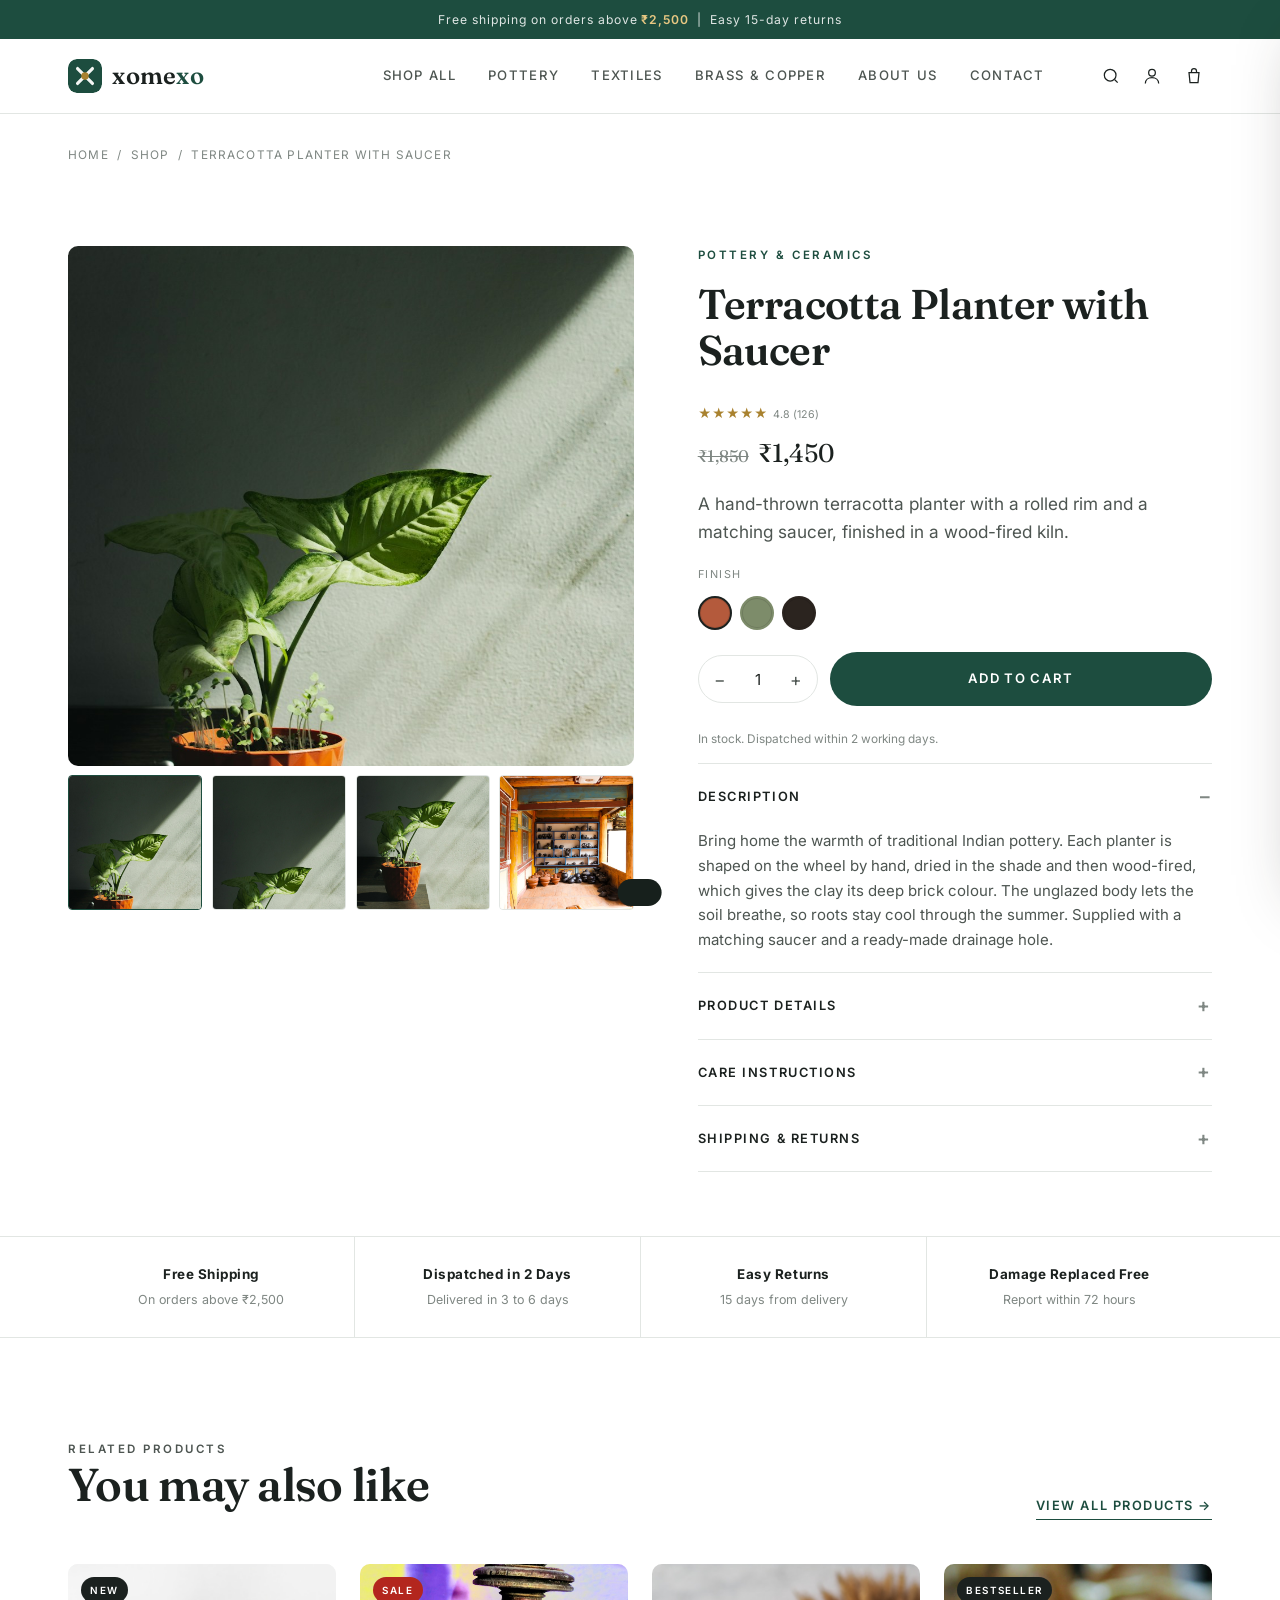
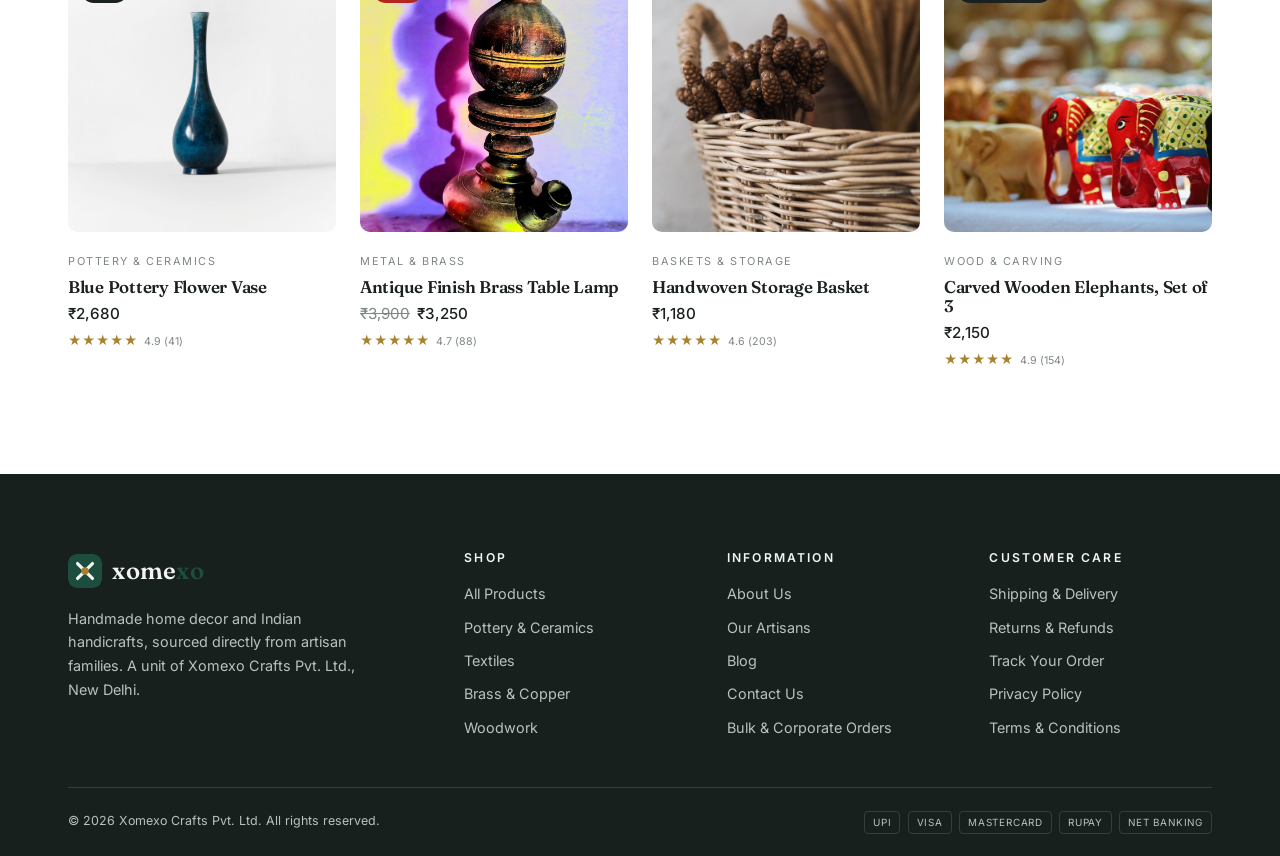
<file: product.html>
<!DOCTYPE html>
<html lang="en">
<head>
<meta charset="utf-8">
<meta name="viewport" content="width=device-width, initial-scale=1">
<title>Product | Xomexo</title>
<meta name="description" content="Handmade home decor from Xomexo, with full product details, materials, dimensions, care instructions and the name of the artisan who made it.">
<link rel="icon" href="assets/img/favicon.svg" type="image/svg+xml">
<link rel="preconnect" href="https://fonts.googleapis.com">
<link rel="preconnect" href="https://fonts.gstatic.com" crossorigin>
<link href="https://fonts.googleapis.com/css2?family=Fraunces:ital,opsz,wght@0,9..144,400;0,9..144,600;1,9..144,400&family=Inter:wght@400;500;600&display=swap" rel="stylesheet">
<link rel="stylesheet" href="assets/css/style.css">
</head>
<body>

<div class="announce">Free shipping on orders above <b>₹2,500</b> &nbsp;|&nbsp; Easy 15-day returns</div>

<header class="site-header">
  <div class="wrap header-inner">
    <a class="brand" href="index.html">
      <img src="assets/img/logo.svg" alt="">
      <span class="brand-name">xome<span>xo</span></span>
    </a>
    <nav class="nav" data-nav aria-label="Primary">
      <a href="shop.html">Shop All</a>
      <a href="shop.html?cat=pottery">Pottery</a>
      <a href="shop.html?cat=textiles">Textiles</a>
      <a href="shop.html?cat=metal">Brass &amp; Copper</a>
      <a href="about.html">About Us</a>
      <a href="contact.html">Contact</a>
    </nav>
    <div class="header-actions">
      <button class="icon-btn" type="button" aria-label="Search">
        <svg viewBox="0 0 24 24"><circle cx="11" cy="11" r="7"/><path d="M20 20l-3.5-3.5"/></svg>
      </button>
      <button class="icon-btn" type="button" aria-label="My account">
        <svg viewBox="0 0 24 24"><circle cx="12" cy="8" r="4"/><path d="M4 21c0-4.4 3.6-7 8-7s8 2.6 8 7"/></svg>
      </button>
      <button class="icon-btn" type="button" aria-label="Open cart" data-open-cart>
        <svg viewBox="0 0 24 24"><path d="M6 8h12l-1.2 12H7.2z"/><path d="M9 8V6a3 3 0 0 1 6 0v2"/></svg>
        <span class="cart-count" data-cart-count style="display:none">0</span>
      </button>
      <button class="icon-btn burger" type="button" aria-label="Menu" aria-expanded="false" data-burger>
        <svg viewBox="0 0 24 24"><path d="M4 7h16M4 12h16M4 17h16"/></svg>
      </button>
    </div>
  </div>
</header>

<main>
  <div class="wrap" style="padding-top:2rem">
    <p class="crumbs"><a href="index.html">Home</a> &nbsp;/&nbsp; <a href="shop.html">Shop</a> &nbsp;/&nbsp; <span data-crumb-name>Product</span></p>
  </div>

  <section class="section section--tight">
    <div class="wrap pdp" data-pdp>
      <noscript><p>Please enable JavaScript to view this product, or <a href="shop.html">go back to the shop</a>.</p></noscript>
    </div>
  </section>

  <section class="trust">
    <div class="wrap trust-grid">
      <div class="trust-item"><strong>Free Shipping</strong><span>On orders above ₹2,500</span></div>
      <div class="trust-item"><strong>Dispatched in 2 Days</strong><span>Delivered in 3 to 6 days</span></div>
      <div class="trust-item"><strong>Easy Returns</strong><span>15 days from delivery</span></div>
      <div class="trust-item"><strong>Damage Replaced Free</strong><span>Report within 72 hours</span></div>
    </div>
  </section>

  <section class="section">
    <div class="wrap">
      <div class="section-head">
        <div>
          <p class="eyebrow">Related Products</p>
          <h2>You may also like</h2>
        </div>
        <a class="link-underline" href="shop.html">View All Products &rarr;</a>
      </div>
      <div class="product-grid" data-related></div>
    </div>
  </section>
</main>

<footer class="site-footer">
  <div class="wrap">
    <div class="footer-grid">
      <div class="footer-about">
        <a class="brand" href="index.html" style="margin-bottom:1rem">
          <img src="assets/img/logo.svg" alt="">
          <span class="brand-name">xome<span>xo</span></span>
        </a>
        <p>Handmade home decor and Indian handicrafts, sourced directly from artisan families. A unit of Xomexo Crafts Pvt. Ltd., New Delhi.</p>
      </div>
      <div>
        <h4>Shop</h4>
        <ul>
          <li><a href="shop.html">All Products</a></li>
          <li><a href="shop.html?cat=pottery">Pottery &amp; Ceramics</a></li>
          <li><a href="shop.html?cat=textiles">Textiles</a></li>
          <li><a href="shop.html?cat=metal">Brass &amp; Copper</a></li>
          <li><a href="shop.html?cat=wood">Woodwork</a></li>
        </ul>
      </div>
      <div>
        <h4>Information</h4>
        <ul>
          <li><a href="about.html">About Us</a></li>
          <li><a href="about.html#artisans">Our Artisans</a></li>
          <li><a href="#">Blog</a></li>
          <li><a href="contact.html">Contact Us</a></li>
          <li><a href="contact.html">Bulk &amp; Corporate Orders</a></li>
        </ul>
      </div>
      <div>
        <h4>Customer Care</h4>
        <ul>
          <li><a href="contact.html#faq">Shipping &amp; Delivery</a></li>
          <li><a href="contact.html#faq">Returns &amp; Refunds</a></li>
          <li><a href="#">Track Your Order</a></li>
          <li><a href="#">Privacy Policy</a></li>
          <li><a href="#">Terms &amp; Conditions</a></li>
        </ul>
      </div>
    </div>
    <div class="footer-bottom">
      <span>&copy; <span data-year>2026</span> Xomexo Crafts Pvt. Ltd. All rights reserved.</span>
      <div class="pay"><span>UPI</span><span>Visa</span><span>Mastercard</span><span>RuPay</span><span>Net Banking</span></div>
    </div>
  </div>
</footer>

<div class="drawer-backdrop" data-drawer-backdrop></div>
<aside class="drawer" data-drawer aria-hidden="true" aria-label="Shopping cart">
  <div class="drawer-head">
    <h3>Your Cart</h3>
    <button class="icon-btn" type="button" aria-label="Close cart" data-close-cart>
      <svg viewBox="0 0 24 24"><path d="M6 6l12 12M18 6L6 18"/></svg>
    </button>
  </div>
  <div class="drawer-body" data-cart-body></div>
  <div class="drawer-foot">
    <div class="drawer-total"><span>Subtotal</span><strong data-cart-total>₹0</strong></div>
    <p class="form-note" style="margin-top:0">Shipping and taxes calculated at checkout.</p>
    <button class="btn btn--primary btn--block" type="button" data-checkout disabled>Proceed to Checkout</button>
  </div>
</aside>

<div class="toast" data-toast role="status"></div>

<script src="assets/js/products.js"></script>
<script src="assets/js/main.js"></script>
</body>
</html>
</file>
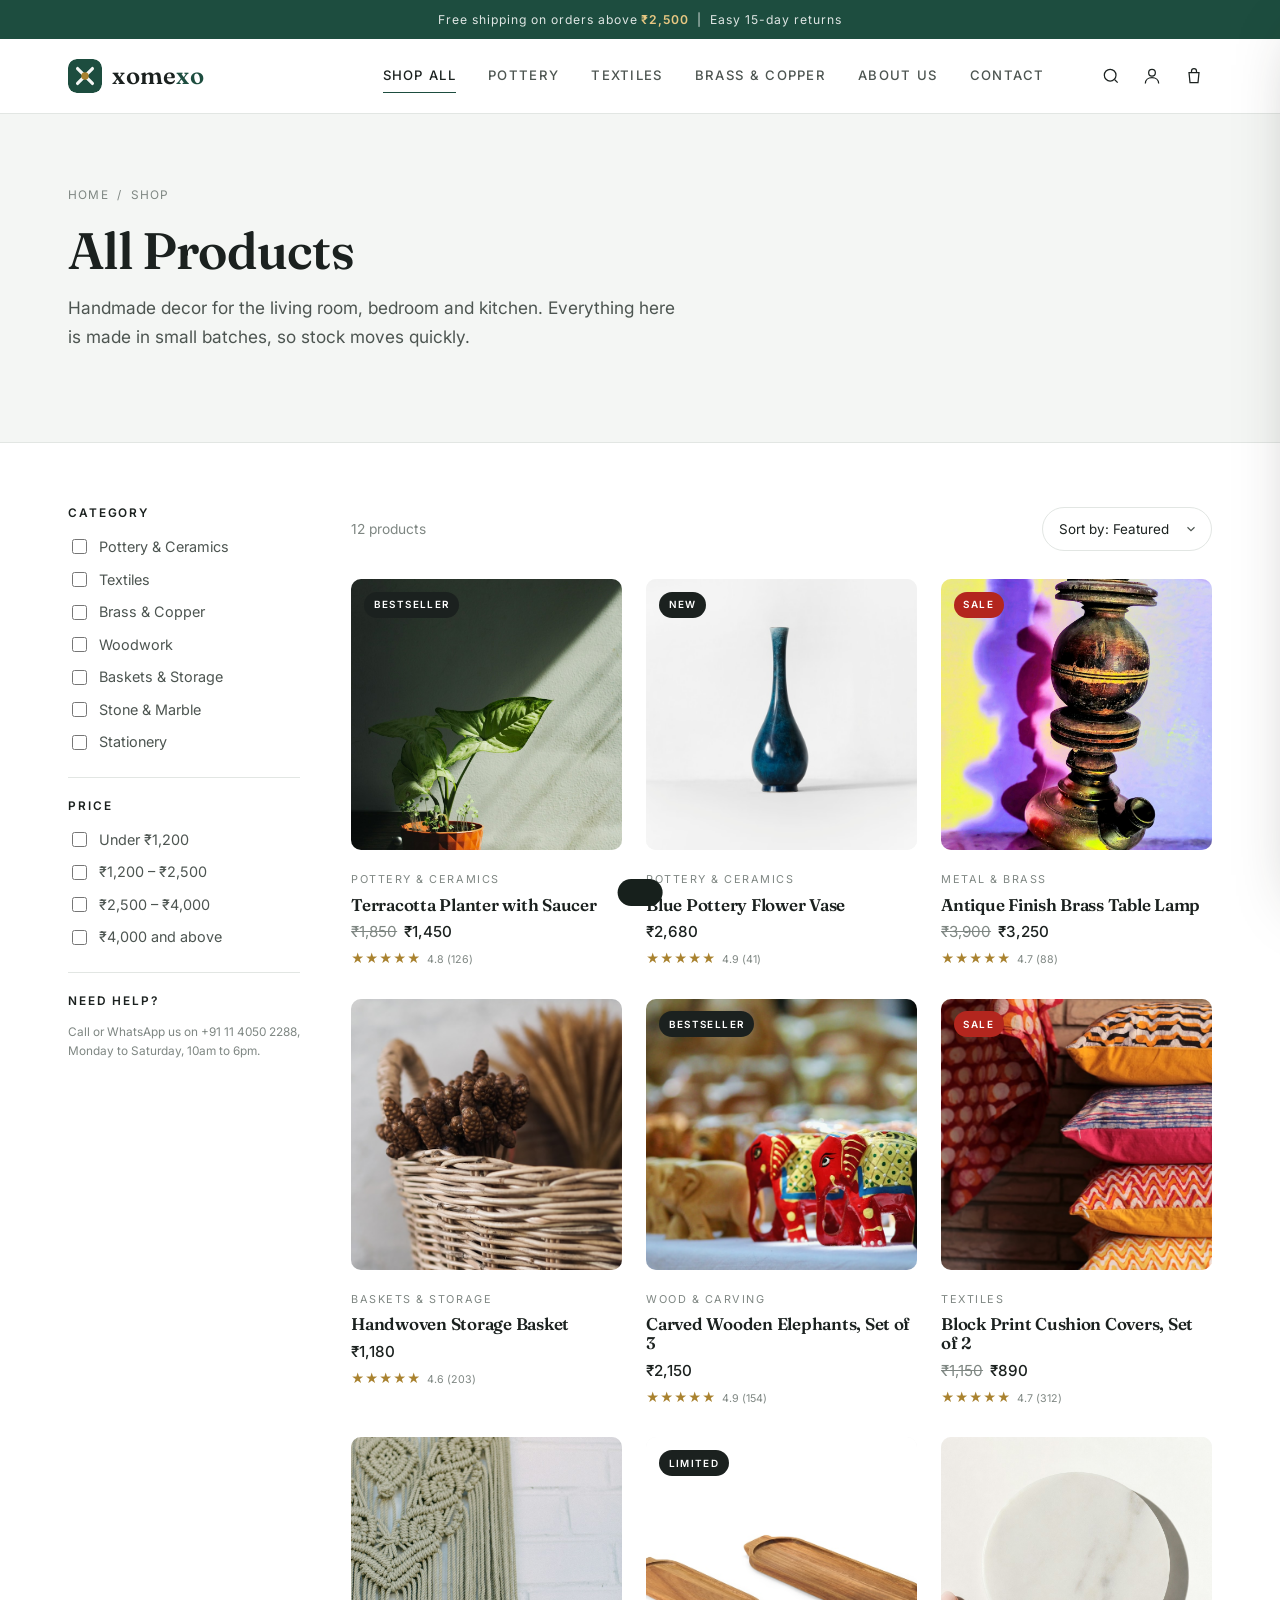
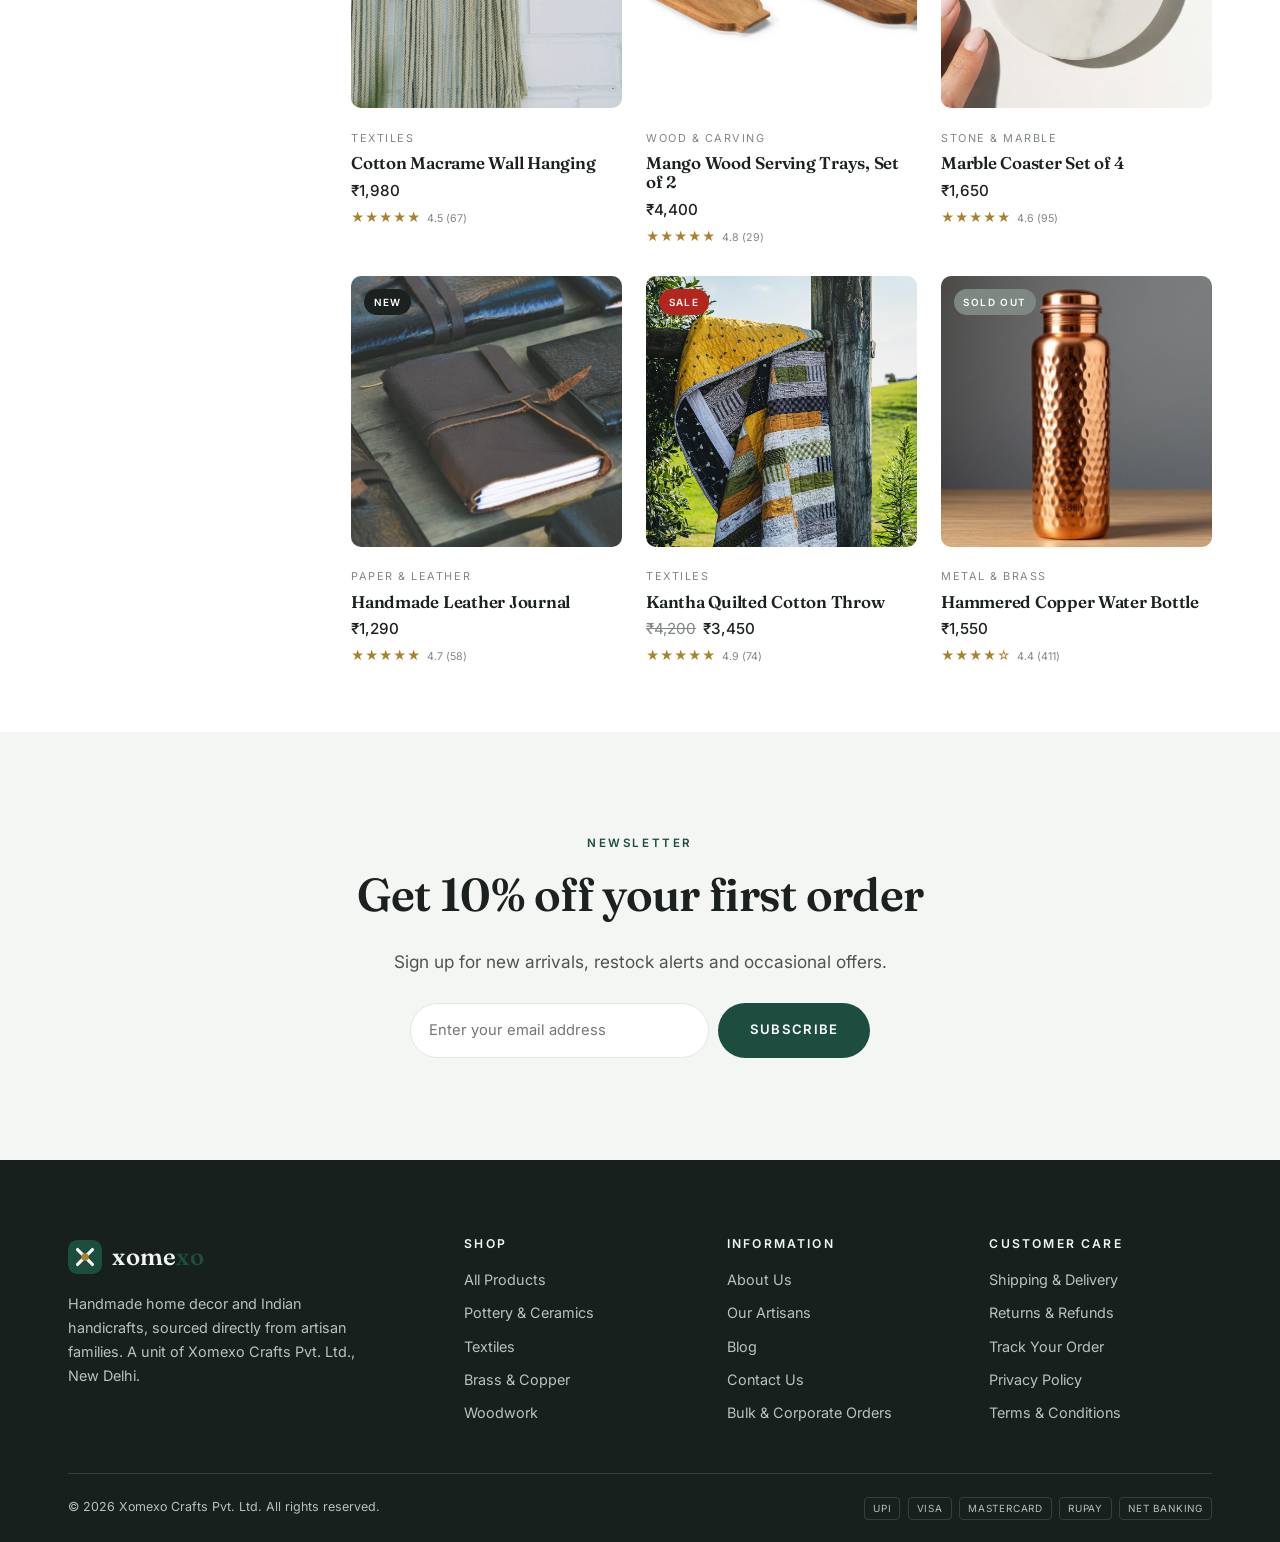
<file: shop.html>
<!DOCTYPE html>
<html lang="en">
<head>
<meta charset="utf-8">
<meta name="viewport" content="width=device-width, initial-scale=1">
<title>Shop All Handmade Home Decor Online | Xomexo</title>
<meta name="description" content="Buy handmade home decor online. Terracotta planters, blue pottery, brass lamps, copper bottles, block print cushions, kantha throws, wooden decor and marble coasters. Free shipping above Rs 2,500.">
<link rel="canonical" href="https://xomexo.com/shop.html">
<link rel="icon" href="assets/img/favicon.svg" type="image/svg+xml">
<link rel="preconnect" href="https://fonts.googleapis.com">
<link rel="preconnect" href="https://fonts.gstatic.com" crossorigin>
<link href="https://fonts.googleapis.com/css2?family=Fraunces:ital,opsz,wght@0,9..144,400;0,9..144,600;1,9..144,400&family=Inter:wght@400;500;600&display=swap" rel="stylesheet">
<link rel="stylesheet" href="assets/css/style.css">
</head>
<body>

<div class="announce">Free shipping on orders above <b>₹2,500</b> &nbsp;|&nbsp; Easy 15-day returns</div>

<header class="site-header">
  <div class="wrap header-inner">
    <a class="brand" href="index.html">
      <img src="assets/img/logo.svg" alt="">
      <span class="brand-name">xome<span>xo</span></span>
    </a>
    <nav class="nav" data-nav aria-label="Primary">
      <a href="shop.html" aria-current="page">Shop All</a>
      <a href="shop.html?cat=pottery">Pottery</a>
      <a href="shop.html?cat=textiles">Textiles</a>
      <a href="shop.html?cat=metal">Brass &amp; Copper</a>
      <a href="about.html">About Us</a>
      <a href="contact.html">Contact</a>
    </nav>
    <div class="header-actions">
      <button class="icon-btn" type="button" aria-label="Search">
        <svg viewBox="0 0 24 24"><circle cx="11" cy="11" r="7"/><path d="M20 20l-3.5-3.5"/></svg>
      </button>
      <button class="icon-btn" type="button" aria-label="My account">
        <svg viewBox="0 0 24 24"><circle cx="12" cy="8" r="4"/><path d="M4 21c0-4.4 3.6-7 8-7s8 2.6 8 7"/></svg>
      </button>
      <button class="icon-btn" type="button" aria-label="Open cart" data-open-cart>
        <svg viewBox="0 0 24 24"><path d="M6 8h12l-1.2 12H7.2z"/><path d="M9 8V6a3 3 0 0 1 6 0v2"/></svg>
        <span class="cart-count" data-cart-count style="display:none">0</span>
      </button>
      <button class="icon-btn burger" type="button" aria-label="Menu" aria-expanded="false" data-burger>
        <svg viewBox="0 0 24 24"><path d="M4 7h16M4 12h16M4 17h16"/></svg>
      </button>
    </div>
  </div>
</header>

<main>
  <section class="page-head">
    <div class="wrap">
      <p class="crumbs"><a href="index.html">Home</a> &nbsp;/&nbsp; Shop</p>
      <h1>All Products</h1>
      <p class="lede">Handmade decor for the living room, bedroom and kitchen. Everything here is made in small batches, so stock moves quickly.</p>
    </div>
  </section>

  <section class="section section--tight">
    <div class="wrap shop-layout">

      <aside class="filters" aria-label="Product filters">
        <div class="filter-group">
          <h4>Category</h4>
          <ul class="filter-list">
            <li><label><input type="checkbox" data-filter-cat value="pottery"> Pottery &amp; Ceramics</label></li>
            <li><label><input type="checkbox" data-filter-cat value="textiles"> Textiles</label></li>
            <li><label><input type="checkbox" data-filter-cat value="metal"> Brass &amp; Copper</label></li>
            <li><label><input type="checkbox" data-filter-cat value="wood"> Woodwork</label></li>
            <li><label><input type="checkbox" data-filter-cat value="baskets"> Baskets &amp; Storage</label></li>
            <li><label><input type="checkbox" data-filter-cat value="stone"> Stone &amp; Marble</label></li>
            <li><label><input type="checkbox" data-filter-cat value="paper"> Stationery</label></li>
          </ul>
        </div>
        <div class="filter-group">
          <h4>Price</h4>
          <ul class="filter-list">
            <li><label><input type="checkbox" data-filter-price value="0-1200"> Under ₹1,200</label></li>
            <li><label><input type="checkbox" data-filter-price value="1200-2500"> ₹1,200 &ndash; ₹2,500</label></li>
            <li><label><input type="checkbox" data-filter-price value="2500-4000"> ₹2,500 &ndash; ₹4,000</label></li>
            <li><label><input type="checkbox" data-filter-price value="4000-"> ₹4,000 and above</label></li>
          </ul>
        </div>
        <div class="filter-group">
          <h4>Need Help?</h4>
          <p class="form-note" style="margin:0">Call or WhatsApp us on <a href="tel:+911140502288">+91 11 4050 2288</a>, Monday to Saturday, 10am to 6pm.</p>
        </div>
      </aside>

      <div>
        <div class="shop-toolbar">
          <span class="result-count" data-result-count>12 products</span>
          <label>
            <span class="visually-hidden">Sort by</span>
            <select class="select" data-sort>
              <option value="featured">Sort by: Featured</option>
              <option value="new">Newest First</option>
              <option value="price-asc">Price: Low to High</option>
              <option value="price-desc">Price: High to Low</option>
              <option value="rating">Customer Rating</option>
            </select>
          </label>
        </div>
        <div class="product-grid product-grid--3" data-shop-grid></div>
      </div>

    </div>
  </section>

  <section class="section section--cream">
    <div class="wrap news">
      <p class="eyebrow">Newsletter</p>
      <h2>Get 10% off your first order</h2>
      <p class="lede" style="margin-inline:auto">Sign up for new arrivals, restock alerts and occasional offers.</p>
      <form data-fake-submit="Thanks for subscribing. Your discount code is on its way.">
        <label class="visually-hidden" for="nl2">Email address</label>
        <input class="field" id="nl2" type="email" name="email" placeholder="Enter your email address" required>
        <button class="btn btn--primary" type="submit">Subscribe</button>
      </form>
    </div>
  </section>
</main>

<footer class="site-footer">
  <div class="wrap">
    <div class="footer-grid">
      <div class="footer-about">
        <a class="brand" href="index.html" style="margin-bottom:1rem">
          <img src="assets/img/logo.svg" alt="">
          <span class="brand-name">xome<span>xo</span></span>
        </a>
        <p>Handmade home decor and Indian handicrafts, sourced directly from artisan families. A unit of Xomexo Crafts Pvt. Ltd., New Delhi.</p>
      </div>
      <div>
        <h4>Shop</h4>
        <ul>
          <li><a href="shop.html">All Products</a></li>
          <li><a href="shop.html?cat=pottery">Pottery &amp; Ceramics</a></li>
          <li><a href="shop.html?cat=textiles">Textiles</a></li>
          <li><a href="shop.html?cat=metal">Brass &amp; Copper</a></li>
          <li><a href="shop.html?cat=wood">Woodwork</a></li>
        </ul>
      </div>
      <div>
        <h4>Information</h4>
        <ul>
          <li><a href="about.html">About Us</a></li>
          <li><a href="about.html#artisans">Our Artisans</a></li>
          <li><a href="#">Blog</a></li>
          <li><a href="contact.html">Contact Us</a></li>
          <li><a href="contact.html">Bulk &amp; Corporate Orders</a></li>
        </ul>
      </div>
      <div>
        <h4>Customer Care</h4>
        <ul>
          <li><a href="contact.html#faq">Shipping &amp; Delivery</a></li>
          <li><a href="contact.html#faq">Returns &amp; Refunds</a></li>
          <li><a href="#">Track Your Order</a></li>
          <li><a href="#">Privacy Policy</a></li>
          <li><a href="#">Terms &amp; Conditions</a></li>
        </ul>
      </div>
    </div>
    <div class="footer-bottom">
      <span>&copy; <span data-year>2026</span> Xomexo Crafts Pvt. Ltd. All rights reserved.</span>
      <div class="pay"><span>UPI</span><span>Visa</span><span>Mastercard</span><span>RuPay</span><span>Net Banking</span></div>
    </div>
  </div>
</footer>

<div class="drawer-backdrop" data-drawer-backdrop></div>
<aside class="drawer" data-drawer aria-hidden="true" aria-label="Shopping cart">
  <div class="drawer-head">
    <h3>Your Cart</h3>
    <button class="icon-btn" type="button" aria-label="Close cart" data-close-cart>
      <svg viewBox="0 0 24 24"><path d="M6 6l12 12M18 6L6 18"/></svg>
    </button>
  </div>
  <div class="drawer-body" data-cart-body></div>
  <div class="drawer-foot">
    <div class="drawer-total"><span>Subtotal</span><strong data-cart-total>₹0</strong></div>
    <p class="form-note" style="margin-top:0">Shipping and taxes calculated at checkout.</p>
    <button class="btn btn--primary btn--block" type="button" data-checkout disabled>Proceed to Checkout</button>
  </div>
</aside>

<div class="toast" data-toast role="status"></div>

<script src="assets/js/products.js"></script>
<script src="assets/js/main.js"></script>
</body>
</html>
</file>
<file: assets/css/style.css>
/* ==========================================================================
   Xomexo — handcrafted homeware
   assets/css/style.css
   ========================================================================== */

:root {
  /* brand */
  --brand:       #1d4d3f;
  --brand-dark:  #143a2f;
  --brand-soft:  #dfe9e4;
  --brass:       #a9822f;
  --sale:        #b3261e;

  /* text */
  --ink:         #1b211f;
  --ink-soft:    #4d5551;
  --ink-faint:   #7f8783;

  /* surfaces */
  --cream:       #ffffff;
  --cream-2:     #f4f6f4;
  --line:        #e2e6e3;

  /* dark section */
  --dark:        #17201c;
  --dark-2:      #222d27;
  --dark-line:   #33403a;
  --dark-text:   #b9c2bd;
  --dark-faint:  #93a099;

  --font-display: "Fraunces", "Iowan Old Style", Georgia, serif;
  --font-body: "Inter", -apple-system, BlinkMacSystemFont, "Segoe UI", Roboto, sans-serif;

  --wrap: 1240px;
  --gutter: clamp(1.25rem, 4vw, 3rem);
  --radius: 4px;
  --radius-lg: 10px;
  --shadow: 0 1px 2px rgba(43, 36, 31, .05), 0 8px 24px -12px rgba(43, 36, 31, .18);
  --shadow-lg: 0 20px 60px -24px rgba(43, 36, 31, .35);
  --ease: cubic-bezier(.22, .61, .36, 1);
}

*, *::before, *::after { box-sizing: border-box; }

html { -webkit-text-size-adjust: 100%; scroll-behavior: smooth; }

body {
  margin: 0;
  font-family: var(--font-body);
  font-size: 16px;
  line-height: 1.65;
  color: var(--ink);
  background: var(--cream);
  -webkit-font-smoothing: antialiased;
}

img, svg { max-width: 100%; display: block; }
a { color: inherit; text-decoration: none; }
button { font: inherit; cursor: pointer; }

h1, h2, h3, h4 {
  font-family: var(--font-display);
  font-weight: 600;
  line-height: 1.12;
  letter-spacing: -0.015em;
  margin: 0 0 .6em;
}
h1 { font-size: clamp(2.5rem, 6vw, 4.25rem); }
h2 { font-size: clamp(1.9rem, 3.6vw, 2.9rem); }
h3 { font-size: clamp(1.15rem, 2vw, 1.4rem); }
p  { margin: 0 0 1.1em; }

.wrap { width: 100%; max-width: var(--wrap); margin-inline: auto; padding-inline: var(--gutter); }
.section { padding-block: clamp(3.5rem, 8vw, 6.5rem); }
.section--tight { padding-block: clamp(2.5rem, 5vw, 4rem); }
.section--cream { background: var(--cream-2); }
.section--ink { background: var(--dark); color: #f2f5f3; }

.eyebrow {
  font-size: .72rem;
  letter-spacing: .22em;
  text-transform: uppercase;
  font-weight: 600;
  color: var(--brand);
  margin: 0 0 1rem;
}
.section--ink .eyebrow { color: var(--brass); }

.lede { font-size: 1.08rem; color: var(--ink-soft); max-width: 56ch; }
.section--ink .lede { color: var(--dark-text); }

.section-head { display: flex; align-items: flex-end; justify-content: space-between; gap: 2rem; margin-bottom: 2.75rem; flex-wrap: wrap; }
.section-head h2 { margin-bottom: .2em; }
.section-head p { margin: 0; color: var(--ink-soft); max-width: 46ch; }
.section-head--center { flex-direction: column; align-items: center; text-align: center; }

/* ---------- buttons ---------- */
.btn {
  display: inline-flex; align-items: center; justify-content: center; gap: .55rem;
  padding: .95rem 1.9rem;
  border: 1px solid transparent;
  border-radius: 100px;
  font-size: .82rem; font-weight: 600; letter-spacing: .1em; text-transform: uppercase;
  transition: background .25s var(--ease), color .25s var(--ease), border-color .25s var(--ease), transform .25s var(--ease);
}
.btn:active { transform: translateY(1px); }
.btn--primary { background: var(--brand); color: #fff; }
.btn--primary:hover { background: var(--brand-dark); }
.btn--ghost { border-color: currentColor; color: var(--ink); }
.btn--ghost:hover { background: var(--ink); color: var(--cream); border-color: var(--ink); }
.btn--light { background: var(--cream); color: var(--ink); }
.btn--light:hover { background: #fff; }
.btn--block { width: 100%; }
.btn--sm { padding: .7rem 1.3rem; font-size: .72rem; }
.btn[disabled] { opacity: .45; pointer-events: none; }

.link-underline {
  font-size: .8rem; font-weight: 600; letter-spacing: .12em; text-transform: uppercase;
  border-bottom: 1px solid var(--brand); padding-bottom: 3px; color: var(--brand);
  white-space: nowrap;
}
.link-underline:hover { border-color: var(--ink); color: var(--ink); }

/* ---------- announcement + header ---------- */
.announce {
  background: var(--brand); color: rgba(255,255,255,.86);
  font-size: .76rem; letter-spacing: .08em; text-align: center;
  padding: .6rem var(--gutter);
}
.announce b { color: #e8c882; font-weight: 600; }

.site-header {
  position: sticky; top: 0; z-index: 60;
  background: rgba(255, 255, 255, .92);
  backdrop-filter: saturate(140%) blur(10px);
  border-bottom: 1px solid var(--line);
}
.header-inner { display: flex; align-items: center; gap: 1.5rem; height: 74px; }
.brand { display: flex; align-items: center; gap: .65rem; margin-right: auto; }
.brand img { width: 34px; height: 34px; border-radius: 9px; }
.brand-name {
  font-family: var(--font-display); font-size: 1.5rem; font-weight: 600;
  letter-spacing: .01em;
}
.brand-name span { color: var(--brand); }

.nav { display: flex; gap: 2rem; }
.nav a {
  font-size: .82rem; letter-spacing: .1em; text-transform: uppercase; font-weight: 500;
  color: var(--ink-soft); position: relative; padding-block: .4rem;
}
.nav a::after {
  content: ""; position: absolute; left: 0; right: 100%; bottom: 0; height: 1px;
  background: var(--brand); transition: right .3s var(--ease);
}
.nav a:hover, .nav a[aria-current="page"] { color: var(--ink); }
.nav a:hover::after, .nav a[aria-current="page"]::after { right: 0; }

.header-actions { display: flex; align-items: center; gap: .35rem; margin-left: 1.5rem; }
.icon-btn {
  background: none; border: 0; padding: .5rem; border-radius: 50%; color: var(--ink);
  display: grid; place-items: center; position: relative; transition: background .2s;
}
.icon-btn:hover { background: var(--brand-soft); }
.icon-btn svg { width: 20px; height: 20px; stroke: currentColor; fill: none; stroke-width: 1.5; }
.cart-count {
  position: absolute; top: 2px; right: 0;
  min-width: 17px; height: 17px; padding: 0 4px;
  background: var(--brand); color: #fff; border-radius: 9px;
  font-size: .62rem; font-weight: 700; display: grid; place-items: center;
}
.burger { display: none; }

/* ---------- hero ---------- */
.hero { position: relative; overflow: hidden; background: var(--cream-2); }
.hero-grid { display: grid; grid-template-columns: 1.05fr 1fr; align-items: center; gap: clamp(2rem, 5vw, 4.5rem); }
.hero-copy { padding-block: clamp(3.5rem, 9vw, 7rem); }
.hero-copy h1 { margin-bottom: .35em; }
.hero-copy h1 em { font-style: italic; color: var(--brand); }
.hero-copy .lede { font-size: 1.14rem; margin-bottom: 2rem; }
.hero-cta { display: flex; gap: .9rem; flex-wrap: wrap; align-items: center; }
.hero-media { position: relative; align-self: stretch; min-height: 420px; max-height: 560px; }
.hero-media img { position: absolute; inset: 0; width: 100%; height: 100%; object-fit: cover; }
.hero-badge {
  position: absolute; left: -2.5rem; bottom: 2.5rem; z-index: 2;
  background: var(--cream); border: 1px solid var(--line); border-radius: var(--radius-lg);
  padding: 1rem 1.3rem; box-shadow: var(--shadow-lg); max-width: 230px;
}
.hero-badge strong { display: block; font-family: var(--font-display); font-size: 1.6rem; line-height: 1.2; }
.hero-badge span { font-size: .78rem; color: var(--ink-faint); }

/* ---------- trust strip ---------- */
.trust { border-block: 1px solid var(--line); background: var(--cream); }
.trust-grid { display: grid; grid-template-columns: repeat(4, 1fr); }
.trust-item { padding: 1.6rem 1.2rem; text-align: center; border-left: 1px solid var(--line); }
.trust-item:first-child { border-left: 0; }
.trust-item strong { display: block; font-size: .84rem; letter-spacing: .04em; }
.trust-item span { font-size: .78rem; color: var(--ink-faint); }

/* ---------- categories ---------- */
.cat-grid { display: grid; grid-template-columns: repeat(3, 1fr); gap: 1.25rem; }
.cat-card {
  position: relative; overflow: hidden; border-radius: var(--radius-lg);
  aspect-ratio: 4 / 3; display: flex; align-items: flex-end;
}
.cat-card img { position: absolute; inset: 0; width: 100%; height: 100%; object-fit: cover; transition: transform .8s var(--ease); }
.cat-card::after { content: ""; position: absolute; inset: 0; background: linear-gradient(to top, rgba(30,24,20,.78), rgba(30,24,20,0) 58%); }
.cat-card:hover img { transform: scale(1.05); }
.cat-card-body { position: relative; z-index: 2; padding: 1.6rem; color: #fff; }
.cat-card-body h3 { color: #fff; margin-bottom: .25em; }
.cat-card-body span { font-size: .78rem; opacity: .82; letter-spacing: .06em; }

/* ---------- product cards ---------- */
.product-grid { display: grid; grid-template-columns: repeat(4, 1fr); gap: 1.75rem 1.5rem; }
.product-grid--3 { grid-template-columns: repeat(3, 1fr); }

.pcard { position: relative; display: flex; flex-direction: column; }
.pcard-media {
  position: relative; overflow: hidden; border-radius: var(--radius-lg);
  background: var(--cream-2); aspect-ratio: 1;
}
.pcard-media img { width: 100%; height: 100%; object-fit: cover; transition: transform .7s var(--ease); }
.pcard:hover .pcard-media img { transform: scale(1.04); }
.pcard-tag {
  position: absolute; top: .8rem; left: .8rem; z-index: 2;
  background: var(--ink); color: var(--cream);
  font-size: .62rem; letter-spacing: .14em; text-transform: uppercase; font-weight: 600;
  padding: .3rem .6rem; border-radius: 100px;
}
.pcard-tag--sale { background: var(--sale); }
.pcard-tag--out { background: var(--ink-faint); }
.pcard-quick {
  position: absolute; left: .8rem; right: .8rem; bottom: .8rem; z-index: 2;
  opacity: 0; transform: translateY(8px);
  transition: opacity .3s var(--ease), transform .3s var(--ease);
}
.pcard:hover .pcard-quick, .pcard:focus-within .pcard-quick { opacity: 1; transform: none; }
.pcard-quick .btn { background: rgba(255,255,255,.96); color: var(--ink); backdrop-filter: blur(4px); }
.pcard-quick .btn:hover { background: var(--ink); color: var(--cream); }
.pcard-body { padding-top: .9rem; }
.pcard-cat { font-size: .68rem; letter-spacing: .14em; text-transform: uppercase; color: var(--ink-faint); }
.pcard-title { font-family: var(--font-display); font-size: 1.06rem; margin: .25rem 0 .35rem; font-weight: 600; }
.pcard-title a:hover { color: var(--brand); }
.pcard-price { font-size: .95rem; font-weight: 500; }
.pcard-price s { color: var(--ink-faint); font-weight: 400; margin-right: .45rem; }
.stars { color: var(--brass); font-size: .8rem; letter-spacing: .08em; }
.stars small { color: var(--ink-faint); margin-left: .35rem; letter-spacing: 0; }

/* ---------- split story ---------- */
.split { display: grid; grid-template-columns: 1fr 1fr; gap: clamp(2rem, 5vw, 4.5rem); align-items: center; }
.split--reverse .split-media { order: 2; }
.split-media img { border-radius: var(--radius-lg); width: 100%; aspect-ratio: 4/3; object-fit: cover; }
.stat-row { display: flex; gap: 2.5rem; margin-top: 2rem; flex-wrap: wrap; }
.stat strong { display: block; font-family: var(--font-display); font-size: 2.1rem; line-height: 1; }
.stat span { font-size: .76rem; letter-spacing: .1em; text-transform: uppercase; color: var(--ink-faint); }
.section--ink .stat span { color: var(--dark-faint); }

/* ---------- testimonials ---------- */
.quote-grid { display: grid; grid-template-columns: repeat(3, 1fr); gap: 1.5rem; }
.quote {
  background: var(--cream); border: 1px solid var(--line); border-radius: var(--radius-lg);
  padding: 2rem 1.75rem;
}
.section--ink .quote { background: var(--dark-2); border-color: var(--dark-line); }
.quote p { font-family: var(--font-display); font-size: 1.12rem; line-height: 1.5; }
.quote footer { font-size: .78rem; color: var(--ink-faint); letter-spacing: .04em; }
.section--ink .quote footer { color: var(--dark-faint); }

/* ---------- journal ---------- */
.post { display: block; }
.post img { border-radius: var(--radius-lg); aspect-ratio: 3/2; object-fit: cover; margin-bottom: 1rem; }
.post-meta { font-size: .7rem; letter-spacing: .14em; text-transform: uppercase; color: var(--ink-faint); }
.post h3 { font-size: 1.2rem; margin: .4rem 0 .3rem; }
.post:hover h3 { color: var(--brand); }

/* ---------- newsletter ---------- */
.news { text-align: center; }
.news form { display: flex; gap: .6rem; max-width: 460px; margin: 1.6rem auto 0; }
.field {
  width: 100%; padding: .9rem 1.1rem; border: 1px solid var(--line); border-radius: 100px;
  background: var(--cream); font: inherit; font-size: .92rem; color: var(--ink);
}
.news .field { flex: 1; }
.field:focus { outline: 2px solid var(--brand); outline-offset: 1px; }
.section--ink .field { background: var(--dark-2); border-color: var(--dark-line); color: #f2f5f3; }
.form-note { font-size: .74rem; color: var(--ink-faint); margin-top: .9rem; }
.section--ink .form-note { color: var(--dark-faint); }

/* ---------- footer ---------- */
.site-footer { background: var(--dark); color: var(--dark-text); padding-top: clamp(3rem, 6vw, 5rem); }
.footer-grid { display: grid; grid-template-columns: 1.6fr repeat(3, 1fr); gap: 2.5rem; padding-bottom: 3rem; }
.site-footer h4 { color: #f2f5f3; font-family: var(--font-body); font-size: .76rem; font-weight: 600; letter-spacing: .18em; text-transform: uppercase; margin-bottom: 1.1rem; }
.site-footer ul { list-style: none; margin: 0; padding: 0; display: grid; gap: .6rem; font-size: .9rem; }
.site-footer a:hover { color: var(--brass); }
.site-footer .brand-name { color: #f2f5f3; }
.footer-about p { font-size: .9rem; max-width: 34ch; }
.socials { display: flex; gap: .6rem; margin-top: 1.2rem; }
.socials a {
  width: 36px; height: 36px; border: 1px solid var(--dark-line); border-radius: 50%;
  display: grid; place-items: center; transition: background .2s, border-color .2s;
}
.socials a:hover { background: var(--brand); border-color: var(--brand); color: #fff; }
.socials svg { width: 16px; height: 16px; fill: currentColor; }
.footer-bottom {
  border-top: 1px solid var(--dark-line); padding-block: 1.4rem;
  display: flex; justify-content: space-between; gap: 1rem; flex-wrap: wrap;
  font-size: .78rem;
}
.pay { display: flex; gap: .45rem; flex-wrap: wrap; }
.pay span {
  border: 1px solid var(--dark-line); border-radius: 4px; padding: .15rem .5rem;
  font-size: .62rem; letter-spacing: .08em; text-transform: uppercase;
}

/* ---------- page header ---------- */
.page-head { background: var(--cream-2); padding-block: clamp(2.5rem, 6vw, 4.5rem); border-bottom: 1px solid var(--line); }
.crumbs { font-size: .74rem; letter-spacing: .1em; text-transform: uppercase; color: var(--ink-faint); margin-bottom: 1rem; }
.crumbs a:hover { color: var(--brand); }
.page-head h1 { font-size: clamp(2.1rem, 4.5vw, 3.2rem); margin-bottom: .3em; }

/* ---------- shop layout ---------- */
.shop-layout { display: grid; grid-template-columns: 232px 1fr; gap: clamp(2rem, 4vw, 3.5rem); align-items: start; }
.filters { position: sticky; top: 100px; }
.filter-group { border-bottom: 1px solid var(--line); padding-bottom: 1.4rem; margin-bottom: 1.4rem; }
.filter-group:last-child { border-bottom: 0; }
.filter-group h4 { font-family: var(--font-body); font-size: .74rem; font-weight: 600; letter-spacing: .16em; text-transform: uppercase; margin-bottom: .9rem; }
.filter-list { list-style: none; margin: 0; padding: 0; display: grid; gap: .55rem; }
.filter-list label { display: flex; align-items: center; gap: .55rem; font-size: .9rem; color: var(--ink-soft); cursor: pointer; }
.filter-list input { accent-color: var(--brand); width: 15px; height: 15px; }
.filter-list label:hover { color: var(--ink); }
.shop-toolbar { display: flex; align-items: center; justify-content: space-between; gap: 1rem; margin-bottom: 1.75rem; flex-wrap: wrap; }
.result-count { font-size: .86rem; color: var(--ink-faint); }
.select {
  padding: .6rem 2.2rem .6rem 1rem; border: 1px solid var(--line); border-radius: 100px;
  background: var(--cream) url("data:image/svg+xml,%3Csvg xmlns='http://www.w3.org/2000/svg' viewBox='0 0 24 24' fill='none' stroke='%234d5551' stroke-width='2'%3E%3Cpath d='M6 9l6 6 6-6'/%3E%3C/svg%3E") no-repeat right .8rem center / 14px;
  font: inherit; font-size: .84rem; color: var(--ink); appearance: none; cursor: pointer;
}
.empty-state { padding: 4rem 1rem; text-align: center; color: var(--ink-faint); grid-column: 1 / -1; }

/* ---------- product detail ---------- */
.pdp { display: grid; grid-template-columns: 1.1fr 1fr; gap: clamp(2rem, 5vw, 4rem); align-items: start; }
.gallery-main { border-radius: var(--radius-lg); overflow: hidden; background: var(--cream-2); }
.gallery-main img { width: 100%; aspect-ratio: 1; max-height: 520px; object-fit: cover; }
.gallery-thumbs { display: grid; grid-template-columns: repeat(4, 1fr); gap: .6rem; margin-top: .6rem; }
.gallery-thumbs button { padding: 0; border: 1px solid var(--line); border-radius: var(--radius); overflow: hidden; background: none; }
.gallery-thumbs button[aria-selected="true"] { border-color: var(--brand); }
.gallery-thumbs img { aspect-ratio: 1; object-fit: cover; }
.pdp-price { font-size: 1.6rem; font-family: var(--font-display); margin: .4rem 0 1rem; }
.pdp-price s { font-size: 1.05rem; color: var(--ink-faint); margin-right: .6rem; }
.swatches { display: flex; gap: .5rem; margin: .6rem 0 1.4rem; }
.swatch { width: 34px; height: 34px; border-radius: 50%; border: 2px solid transparent; box-shadow: inset 0 0 0 1px rgba(0,0,0,.12); cursor: pointer; }
.swatch[aria-pressed="true"] { border-color: var(--ink); }
.qty { display: inline-flex; align-items: center; border: 1px solid var(--line); border-radius: 100px; overflow: hidden; }
.qty button { width: 42px; height: 46px; background: none; border: 0; font-size: 1.1rem; color: var(--ink-soft); }
.qty button:hover { background: var(--cream-2); }
.qty span { width: 34px; text-align: center; font-size: .95rem; }
.buy-row { display: flex; gap: .75rem; align-items: center; margin-bottom: 1.5rem; flex-wrap: wrap; }
.buy-row .btn { flex: 1; min-width: 180px; }
.accordion { border-top: 1px solid var(--line); }
.accordion details { border-bottom: 1px solid var(--line); }
.accordion summary {
  list-style: none; cursor: pointer; padding: 1.05rem 0;
  font-size: .8rem; letter-spacing: .12em; text-transform: uppercase; font-weight: 600;
  display: flex; justify-content: space-between; align-items: center;
}
.accordion summary::-webkit-details-marker { display: none; }
.accordion summary::after { content: "+"; font-size: 1.2rem; color: var(--ink-faint); }
.accordion details[open] summary::after { content: "\2013"; }
.accordion .acc-body { padding-bottom: 1.2rem; color: var(--ink-soft); font-size: .94rem; }
.spec-list { list-style: none; margin: 0; padding: 0; display: grid; gap: .5rem; font-size: .94rem; }
.spec-list li { display: flex; justify-content: space-between; gap: 1rem; border-bottom: 1px dotted var(--line); padding-bottom: .5rem; }
.spec-list span:first-child { color: var(--ink-faint); }

/* ---------- contact ---------- */
.contact-grid { display: grid; grid-template-columns: 1fr 1fr; gap: clamp(2rem, 5vw, 4rem); align-items: start; }
.form-grid { display: grid; grid-template-columns: 1fr 1fr; gap: 1rem; }
.form-row { display: grid; gap: .4rem; }
.form-row--full { grid-column: 1 / -1; }
.form-row label { font-size: .74rem; letter-spacing: .14em; text-transform: uppercase; font-weight: 600; color: var(--ink-soft); }
textarea.field { border-radius: var(--radius-lg); resize: vertical; min-height: 140px; }
select.field { appearance: none; }
.info-card { border: 1px solid var(--line); border-radius: var(--radius-lg); padding: 1.6rem; background: var(--cream-2); margin-bottom: 1rem; }
.info-card h3 { font-size: 1.05rem; margin-bottom: .4rem; }
.info-card p { margin: 0; font-size: .93rem; color: var(--ink-soft); }
.map { border-radius: var(--radius-lg); overflow: hidden; border: 1px solid var(--line); }
.map img { aspect-ratio: 16/10; object-fit: cover; width: 100%; }

/* ---------- cart drawer ---------- */
.drawer-backdrop {
  position: fixed; inset: 0; background: rgba(18, 26, 22, .45); z-index: 90;
  opacity: 0; pointer-events: none; transition: opacity .3s var(--ease);
}
.drawer-backdrop.is-open { opacity: 1; pointer-events: auto; }
.drawer {
  position: fixed; top: 0; right: 0; bottom: 0; width: min(400px, 90vw); z-index: 100;
  background: var(--cream); display: flex; flex-direction: column;
  transform: translateX(100%); transition: transform .35s var(--ease);
  box-shadow: var(--shadow-lg);
}
.drawer.is-open { transform: none; }
.drawer-head { display: flex; align-items: center; justify-content: space-between; padding: 1.3rem 1.5rem; border-bottom: 1px solid var(--line); }
.drawer-head h3 { margin: 0; font-size: 1.1rem; }
.drawer-body { flex: 1; overflow-y: auto; padding: 1.5rem; }
.drawer-foot { border-top: 1px solid var(--line); padding: 1.3rem 1.5rem; }
.drawer-total { display: flex; justify-content: space-between; font-size: 1.05rem; margin-bottom: .3rem; }
.drawer-total strong { font-family: var(--font-display); }
.cart-line { display: grid; grid-template-columns: 64px 1fr auto; gap: .9rem; align-items: start; padding-bottom: 1rem; margin-bottom: 1rem; border-bottom: 1px solid var(--line); }
.cart-line img { border-radius: var(--radius); background: var(--cream-2); aspect-ratio: 1; object-fit: cover; }
.cart-line h4 { font-size: .95rem; margin: 0 0 .2rem; }
.cart-line p { margin: 0; font-size: .82rem; color: var(--ink-faint); }
.cart-line button { background: none; border: 0; color: var(--ink-faint); font-size: .74rem; text-decoration: underline; padding: .2rem 0; }
.cart-line button:hover { color: var(--brand); }
.cart-empty { text-align: center; color: var(--ink-faint); padding-top: 3rem; }

/* ---------- toast ---------- */
.toast {
  position: fixed; left: 50%; bottom: 2rem; transform: translate(-50%, 140%);
  background: var(--dark); color: #f2f5f3; padding: .85rem 1.4rem; border-radius: 100px;
  font-size: .85rem; z-index: 120; transition: transform .35s var(--ease); box-shadow: var(--shadow-lg);
}
.toast.is-open { transform: translate(-50%, 0); }

/* ---------- reveal ---------- */
.reveal { opacity: 0; transform: translateY(18px); transition: opacity .7s var(--ease), transform .7s var(--ease); }
.reveal.is-in { opacity: 1; transform: none; }

/* ---------- responsive ---------- */
@media (max-width: 1000px) {
  .product-grid { grid-template-columns: repeat(3, 1fr); }
  .footer-grid { grid-template-columns: 1fr 1fr; }
  .shop-layout { grid-template-columns: 1fr; }
  .filters { position: static; display: grid; grid-template-columns: repeat(3, 1fr); gap: 1.5rem; padding-bottom: 1.5rem; border-bottom: 1px solid var(--line); margin-bottom: 1.75rem; }
  .filter-group { border-bottom: 0; padding-bottom: 0; margin-bottom: 0; }
}

@media (max-width: 860px) {
  .nav { display: none; }
  .burger { display: grid; }
  .nav.is-open {
    display: grid; position: absolute; top: 74px; left: 0; right: 0;
    background: var(--cream); border-bottom: 1px solid var(--line);
    padding: 1.25rem var(--gutter); gap: .25rem;
  }
  .nav.is-open a { padding-block: .7rem; }
  .hero-grid, .split, .pdp, .contact-grid { grid-template-columns: 1fr; }
  .split--reverse .split-media { order: 0; }
  .hero-media { min-height: 380px; }
  .hero-badge { left: auto; right: 1rem; bottom: 1rem; }
  .cat-grid, .quote-grid { grid-template-columns: 1fr; }
  .trust-grid { grid-template-columns: 1fr 1fr; }
  .trust-item:nth-child(3) { border-left: 0; }
  .trust-item:nth-child(n+3) { border-top: 1px solid var(--line); }
}

@media (max-width: 620px) {
  .product-grid, .product-grid--3 { grid-template-columns: repeat(2, 1fr); gap: 1.25rem 1rem; }
  .footer-grid { grid-template-columns: 1fr; gap: 2rem; }
  .filters { grid-template-columns: 1fr; }
  .form-grid { grid-template-columns: 1fr; }
  .news form { flex-direction: column; }
  .news .field, .news .btn { border-radius: 100px; }
  .pcard-quick { opacity: 1; transform: none; }
}

@media (prefers-reduced-motion: reduce) {
  *, *::before, *::after { animation-duration: .01ms !important; transition-duration: .01ms !important; scroll-behavior: auto !important; }
  .reveal { opacity: 1; transform: none; }
}

/* ---------- utilities ---------- */
.visually-hidden {
  position: absolute !important; width: 1px; height: 1px;
  padding: 0; margin: -1px; overflow: hidden; clip: rect(0 0 0 0); white-space: nowrap; border: 0;
}
.field.select { padding: .9rem 2.4rem .9rem 1.1rem; font-size: .92rem; background-position: right 1.1rem center; }
:focus-visible { outline: 2px solid var(--brand); outline-offset: 2px; }

/* ---------- category tiles ---------- */
.cat-tiles { display: grid; grid-template-columns: repeat(6, 1fr); gap: 1.5rem 1.25rem; }
.cat-tile { text-align: center; }
.cat-tile img {
  aspect-ratio: 1; object-fit: cover; border-radius: 50%;
  margin-bottom: .9rem; background: var(--cream-2);
  transition: transform .5s var(--ease), box-shadow .3s var(--ease);
}
.cat-tile:hover img { transform: scale(1.04); box-shadow: var(--shadow); }
.cat-tile span { font-size: .8rem; font-weight: 600; letter-spacing: .08em; text-transform: uppercase; }
.cat-tile:hover span { color: var(--brand); }

.quote .stars { font-family: var(--font-body); font-size: 1rem; margin-bottom: .6rem; }

@media (max-width: 1000px) { .cat-tiles { grid-template-columns: repeat(3, 1fr); } }
@media (max-width: 620px)  { .cat-tiles { grid-template-columns: repeat(2, 1fr); } }
</file>
